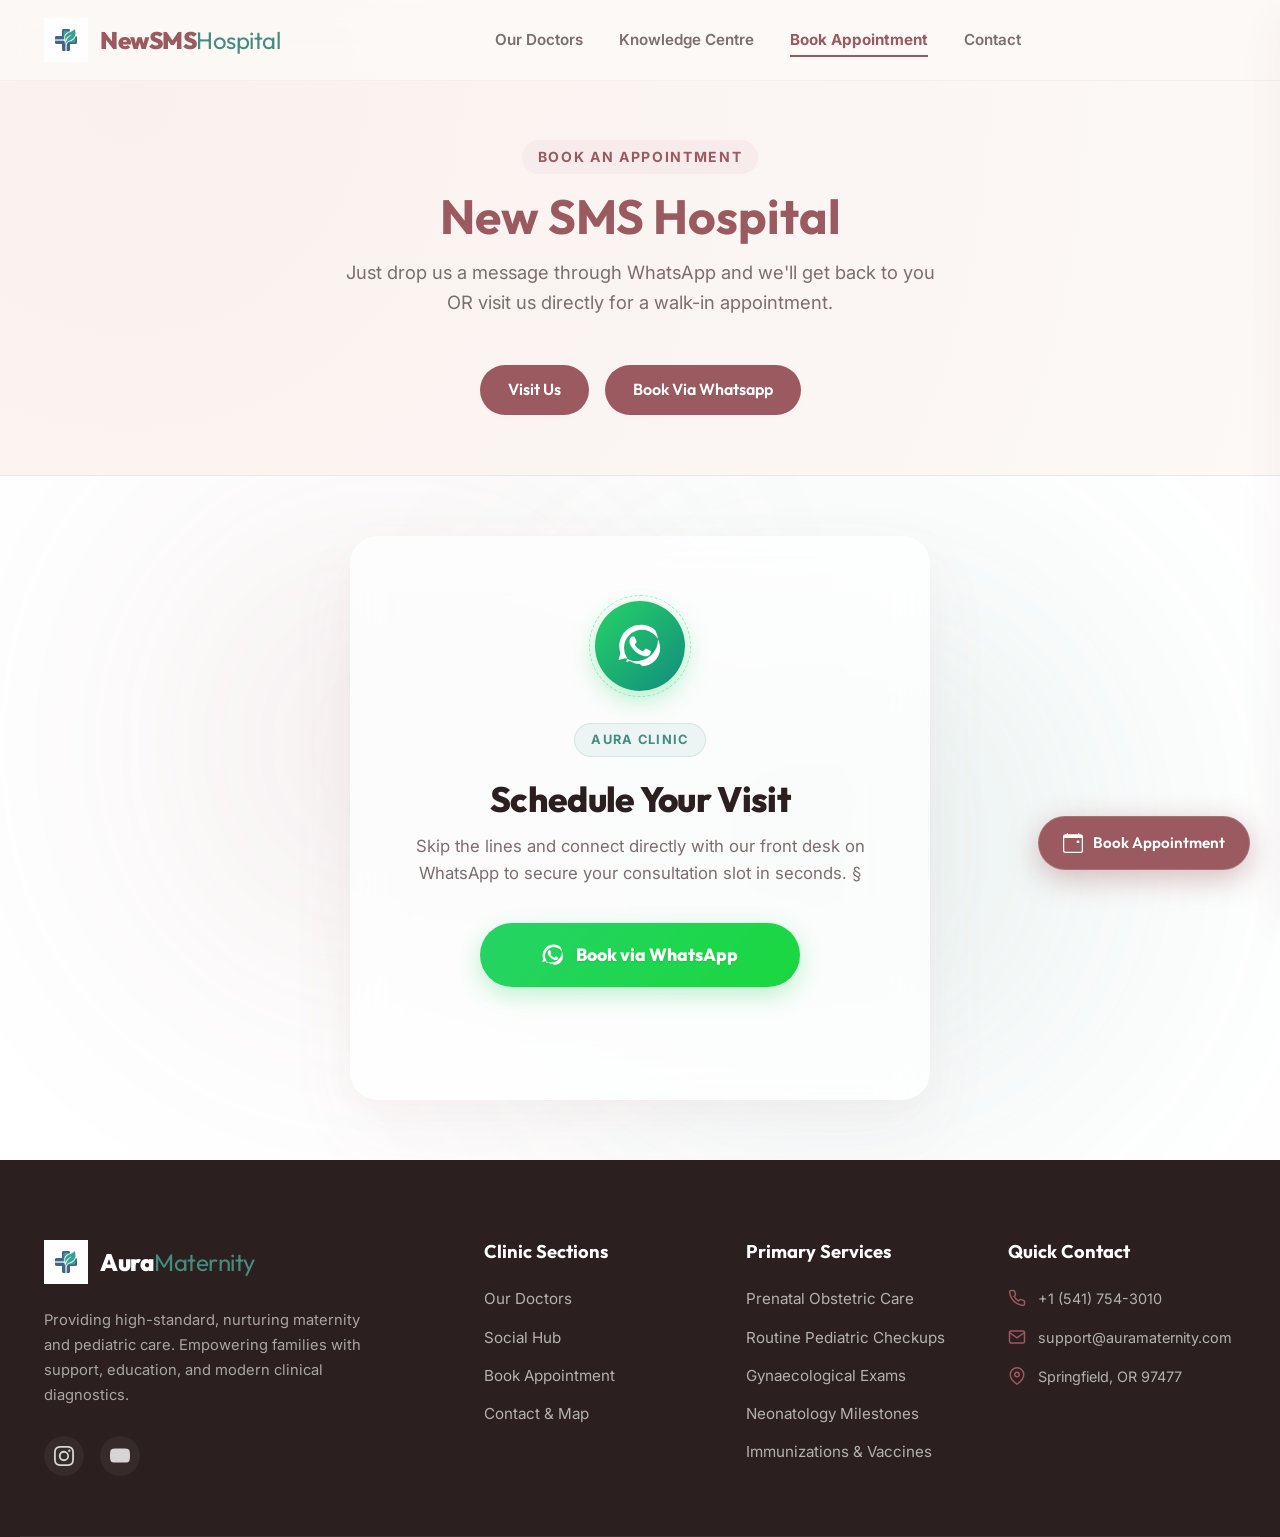
<file: index.html>
<!DOCTYPE html>
<html lang="en">

<head>
  <meta charset="UTF-8">
  <meta name="viewport" content="width=device-width, initial-scale=1.0">
  <title> New SMS Hospital | Compassionate Maternal & Child Care</title>
  <meta name="description"
    content="Welcome to New SMS Hospital. Offering dedicated obstetric, gynaecological, and pediatric services. Book your consultation today.">

  <!-- Preconnect to Google Fonts -->
  <link rel="preconnect" href="https://fonts.googleapis.com">
  <link rel="preconnect" href="https://fonts.gstatic.com" crossorigin>
  <link
    href="https://fonts.googleapis.com/css2?family=Inter:wght@300;400;500;600;700&family=Outfit:wght@300;400;500;600;700;800&display=swap"
    rel="stylesheet">

  <!-- Main Stylesheet -->
  <link rel="stylesheet" href="styles.css">
</head>

<body>

  <!-- SHARED HEADER -->
  <clinic-header></clinic-header>

  <!-- PAGE BANNER -->
  <section class="page-banner">
    <div class="container">
      <span class="sub-heading">Book an Appointment</span>
      <h1>New SMS Hospital</h1>
      <p>Just drop us a message through WhatsApp and we'll get back to you OR visit us directly for a walk-in
        appointment.</p>
      <div style="margin-top: 24px; display: flex; gap: 16px; justify-content: center; flex-wrap: wrap;">
        <div style="margin-top: 24px;">
          <a href="contact.html" class="btn-primary"
            style="display: inline-block; padding: 12px 28px; font-weight: 600;">Visit Us</a>
        </div>
        <div style="margin-top: 24px;">
          <a href="https://wa.me/+918824595243?text=Hello%21%20I%20would%20like%20to%20book%20an%20appointment%20at%20the%20clinic.%20Please%20let%20me%20know%20the%20available%20slots."
            class="btn-primary" style="display: inline-block; padding: 12px 28px; font-weight: 600;">Book Via
            Whatsapp</a>
        </div>
      </div>
  </section>

  <!-- MINIMALIST BOOKING HERO -->
  <section class="premium-booking-section" style="padding: 60px 20px; min-height: auto;">
    <!-- Subtle background decoration -->
    <div class="glow-blob glow-blob-1"></div>
    <div class="glow-blob glow-blob-2"></div>

    <div class="container text-center">
      <div class="premium-booking-card" style="max-width: 580px; padding: 64px 40px; margin: 0 auto;">

        <!-- Pulse WhatsApp Wrapper -->
        <div class="premium-icon-wrapper" style="margin: 0 auto 32px auto;">
          <svg xmlns="http://www.w3.org/2000/svg" fill="currentColor" class="bi bi-whatsapp" viewBox="0 0 16 16">
            <path
              d="M13.601 2.326A7.854 7.854 0 0 0 .79 10.394l.048.37-.63 2.33 2.385-.626.37.048a7.813 7.813 0 0 0 3.748.977h.001c4.32 0 7.831-3.51 7.831-7.83A7.83 7.83 0 0 0 13.6 2.326zM7.994 14.521a6.573 6.573 0 0 1-3.356-.92l-.24-.144-1.42.372.38-1.4-.158-.25a6.56 6.56 0 0 1-1.005-3.493c0-3.625 2.95-6.57 6.57-6.57a6.57 6.57 0 0 1 6.57 6.57c0 3.626-2.95 6.579-6.57 6.579zm3.557-4.877c-.19-.094-1.121-.553-1.295-.615-.173-.063-.3-.094-.427.094-.127.188-.49.613-.6.729-.11.117-.22.13-.41.035-.19-.094-.8-.296-1.523-.941-.563-.5-1.01-1.119-1.12-1.309-.11-.19-.013-.292.08-.387.085-.085.19-.22.285-.33.095-.11.127-.188.19-.312.063-.125.03-.235-.015-.33-.045-.094-.427-1.03-.586-1.416-.154-.373-.306-.322-.427-.328-.11-.006-.239-.006-.367-.006-.128 0-.335.048-.51.235-.175.188-.67.654-.67 1.595 0 .942.684 1.85.779 1.978.095.13 1.343 2.051 3.254 2.878.455.197.81.315 1.086.402.457.145.874.125 1.205.076.368-.055 1.121-.459 1.279-.902.158-.444.158-.825.11-.902-.045-.078-.174-.125-.364-.219z" />
          </svg>
        </div>

        <span class="premium-badge">Aura Clinic</span>
        <h2 class="premium-card-title" style="font-size: 2.2rem; margin-bottom: 12px;">Schedule Your Visit</h2>
        <p class="premium-card-desc" style="margin: 0 auto 36px auto; font-size: 1.05rem; max-width: 480px;">
          Skip the lines and connect directly with our front desk on WhatsApp to secure your consultation slot
          in seconds.
          § </p>

        <!-- Centered Single WhatsApp Button -->
        <div style="display: flex; justify-content: center; width: 100%; margin-bottom: 12px;">
          <a href="https://wa.me/+918824595243?text=Hello%21%20I%20would%20like%20to%20book%20an%20appointment%20at%20the%20clinic.%20Please%20let%20me%20know%20the%20available%20slots."
            class="btn-whatsapp-premium" style="max-width: 320px;" target="_blank" rel="noopener noreferrer">
            <svg xmlns="http://www.w3.org/2000/svg" viewBox="0 0 16 16">
              <path
                d="M13.601 2.326A7.854 7.854 0 0 0 .79 10.394l.048.37-.63 2.33 2.385-.626.37.048a7.813 7.813 0 0 0 3.748.977h.001c4.32 0 7.831-3.51 7.831-7.83A7.83 7.83 0 0 0 13.6 2.326zM7.994 14.521a6.573 6.573 0 0 1-3.356-.92l-.24-.144-1.42.372.38-1.4-.158-.25a6.56 6.56 0 0 1-1.005-3.493c0-3.625 2.95-6.57 6.57-6.57a6.57 6.57 0 0 1 6.57 6.57c0 3.626-2.95 6.579-6.57 6.579zm3.557-4.877c-.19-.094-1.121-.553-1.295-.615-.173-.063-.3-.094-.427.094-.127.188-.49.613-.6.729-.11.117-.22.13-.41.035-.19-.094-.8-.296-1.523-.941-.563-.5-1.01-1.119-1.12-1.309-.11-.19-.013-.292.08-.387.085-.085.19-.22.285-.33.095-.11.127-.188.19-.312.063-.125.03-.235-.015-.33-.045-.094-.427-1.03-.586-1.416-.154-.373-.306-.322-.427-.328-.11-.006-.239-.006-.367-.006-.128 0-.335.048-.51.235-.175.188-.67.654-.67 1.595 0 .942.684 1.85.779 1.978.095.13 1.343 2.051 3.254 2.878.455.197.81.315 1.086.402.457.145.874.125 1.205.076.368-.055 1.121-.459 1.279-.902.158-.444.158-.825.11-.902-.045-.078-.174-.125-.364-.219z" />
            </svg>
            <span>Book via WhatsApp</span>
          </a>
        </div>
      </div>
    </div>
  </section>
  <clinic-footer></clinic-footer>

  <script src="header.js" defer></script>
  <script src="footer.js" defer></script>
  <script src="app.js"></script>
</body>

</html>
</file>
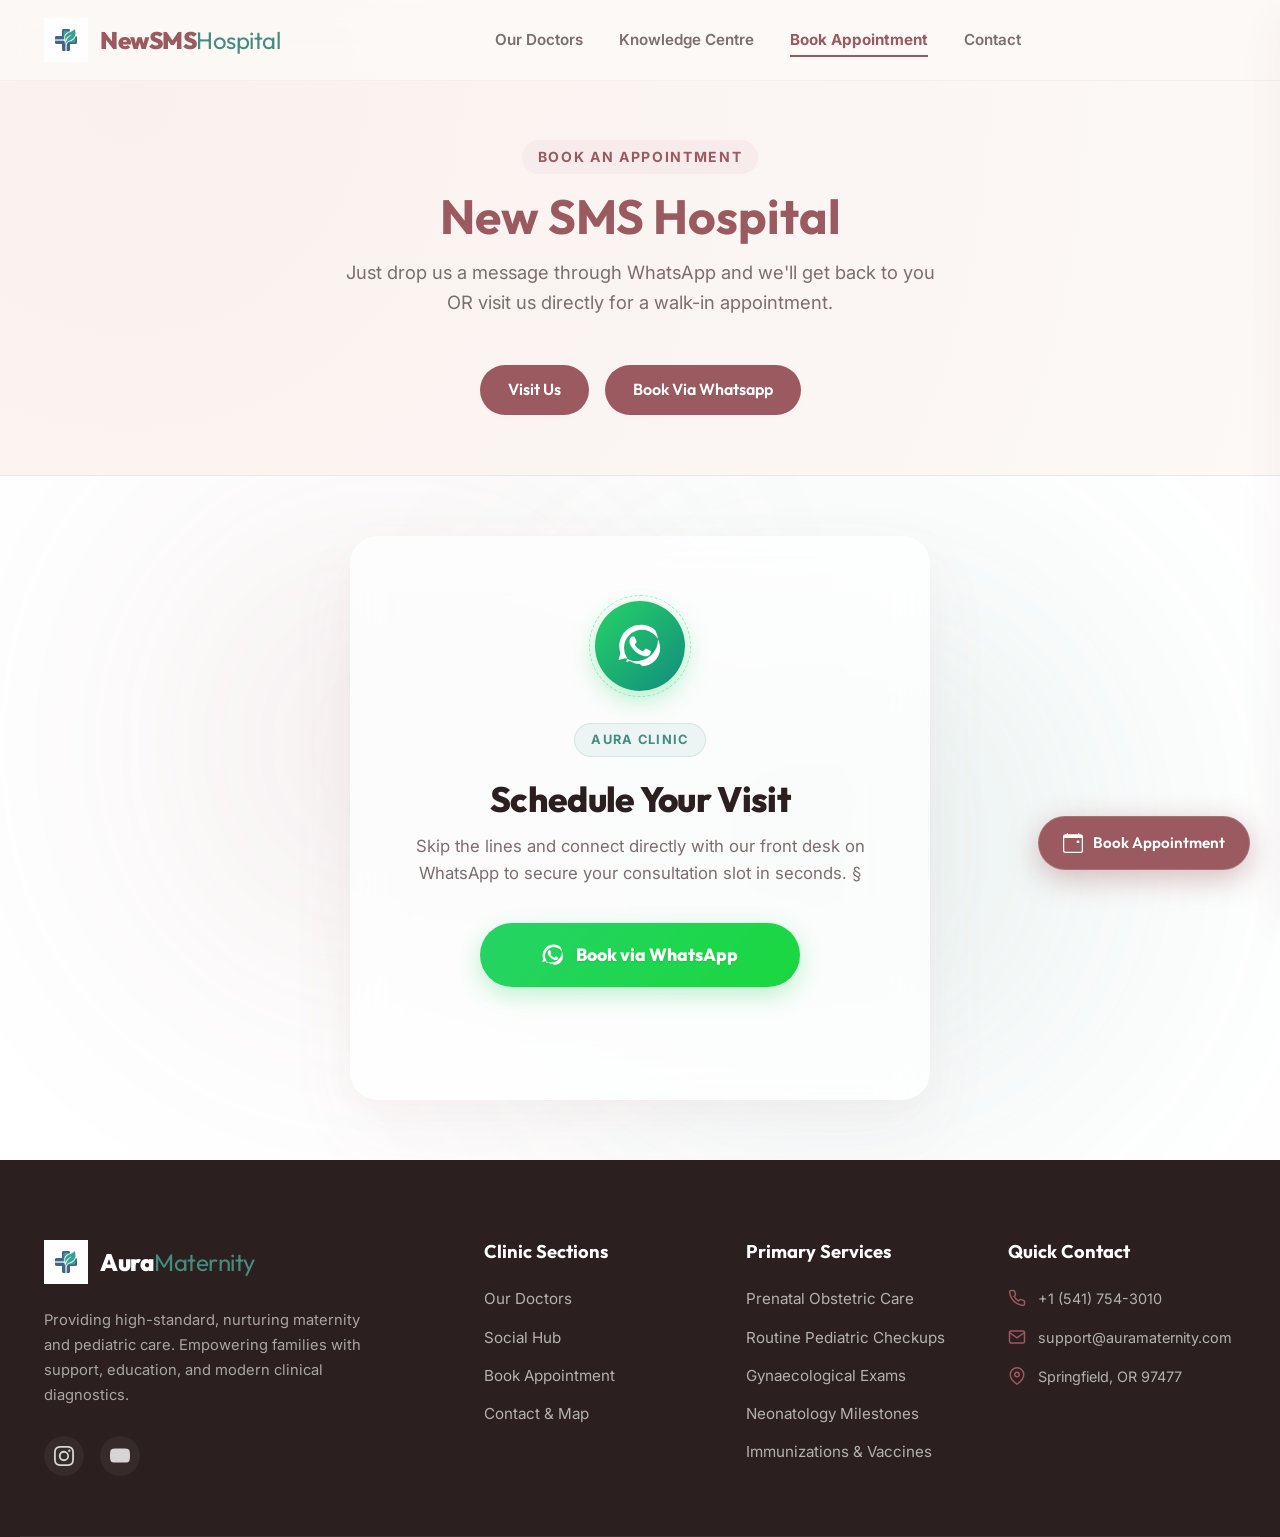
<file: booking.html>
<!DOCTYPE html>
<html lang="en">
<head>
  <meta charset="UTF-8">
  <meta http-equiv="refresh" content="0; url=index.html">
  <title>Redirecting...</title>
  <script>
    window.location.href = "index.html";
  </script>
</head>
<body>
  <p>If you are not redirected automatically, follow this <a href="index.html">link to the booking page</a>.</p>
</body>
</html>
</file>
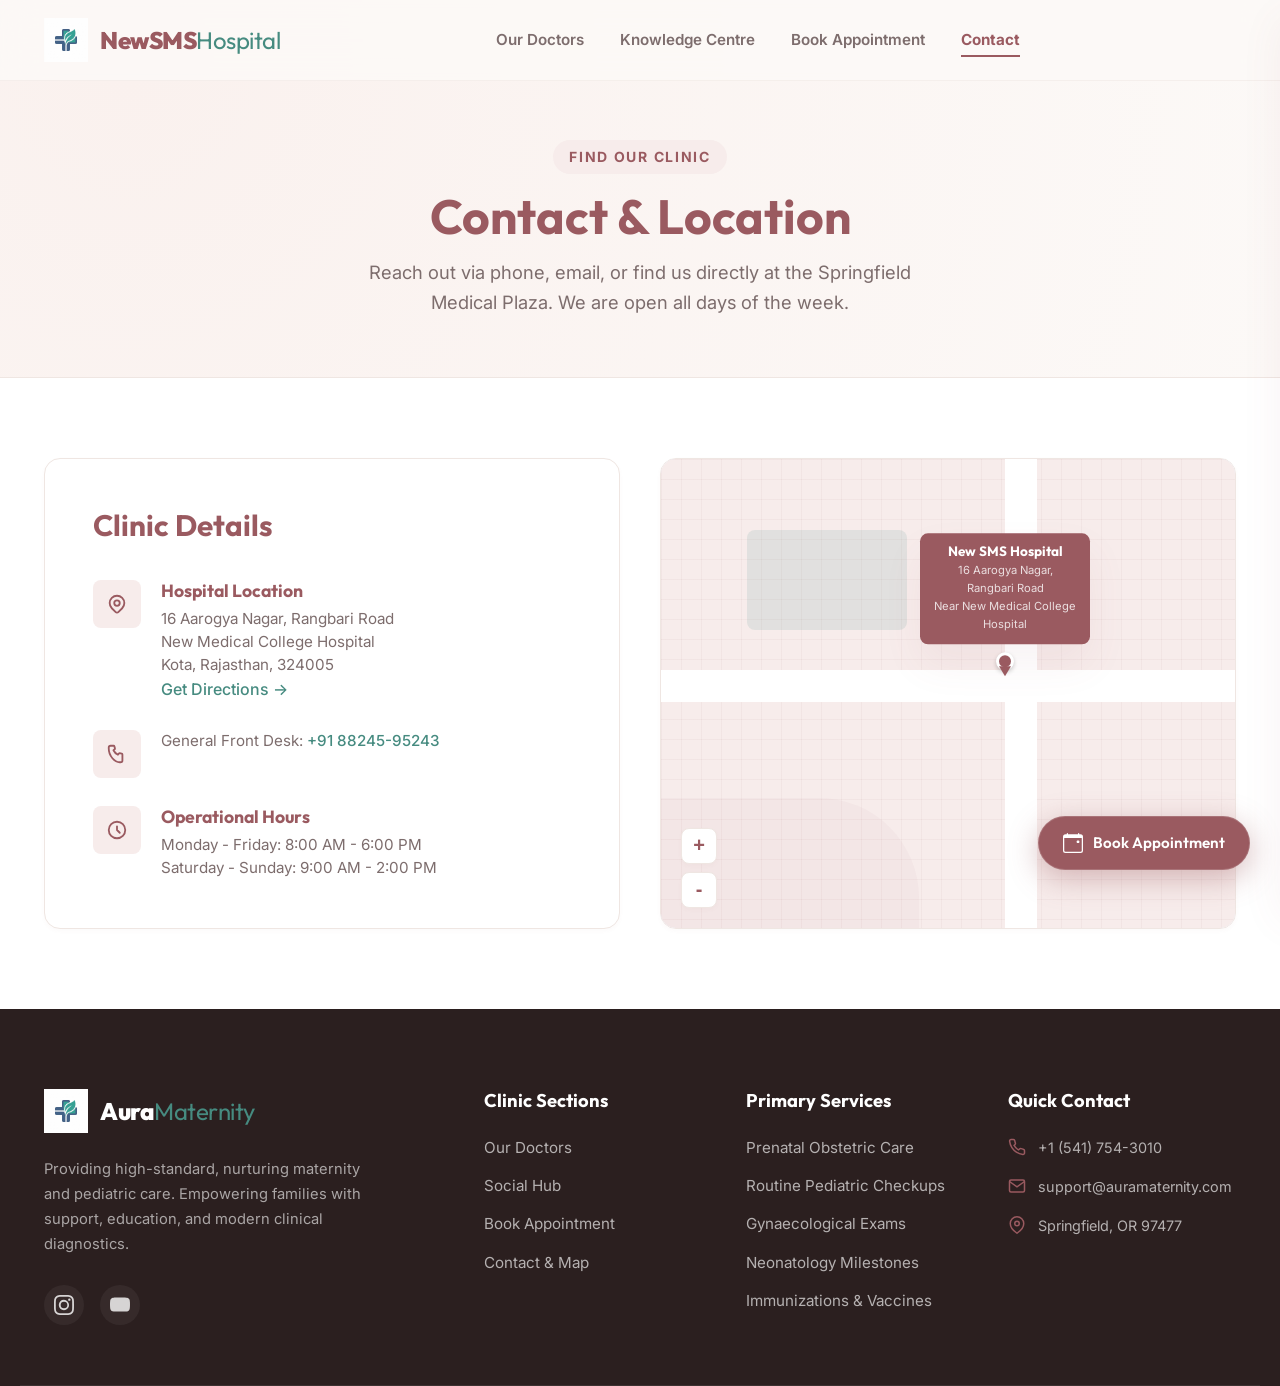
<file: contact.html>
<!DOCTYPE html>
<html lang="en">

<head>
  <meta charset="UTF-8">
  <meta name="viewport" content="width=device-width, initial-scale=1.0">
  <title>Contact Us | Aura Maternity & Pediatrics Clinic</title>
  <link rel="preconnect" href="https://fonts.googleapis.com">
  <link rel="preconnect" href="https://fonts.gstatic.com" crossorigin>
  <link
    href="https://fonts.googleapis.com/css2?family=Inter:wght@300;400;500;600;700&family=Outfit:wght@300;400;500;600;700;800&display=swap"
    rel="stylesheet">
  <link rel="stylesheet" href="styles.css">
</head>

<body>

  <!-- SHARED HEADER -->
  <clinic-header></clinic-header>


  <!-- PAGE BANNER -->
  <section class="page-banner">
    <div class="container">
      <span class="sub-heading">Find Our Clinic</span>
      <h1>Contact & Location</h1>
      <p>Reach out via phone, email, or find us directly at the Springfield Medical Plaza. We are open all days of the
        week.
      </p>
    </div>
  </section>

  <!-- CONTACT & MAP GRID -->
  <section class="contact-section section-padding bg-light" id="contact">
    <div class="container">
      <div class="contact-grid">

        <!-- Address & Details Card -->
        <div class="contact-info-card">
          <h3 class="info-title">Clinic Details</h3>

          <div class="info-item">
            <div class="info-icon">
              <!-- Location Marker Icon -->
              <svg xmlns="http://www.w3.org/2000/svg" fill="none" viewBox="0 0 24 24" stroke="currentColor"
                stroke-width="2" class="contact-svg">
                <path stroke-linecap="round" stroke-linejoin="round"
                  d="M17.657 16.657L13.414 20.9a1.998 1.998 0 01-2.827 0l-4.244-4.243a8 8 0 1111.314 0z" />
                <path stroke-linecap="round" stroke-linejoin="round" d="M15 11a3 3 0 11-6 0 3 3 0 016 0z" />
              </svg>
            </div>
            <div class="info-details">
              <h4>Hospital Location</h4>
              <p>16 Aarogya Nagar, Rangbari Road<br>New Medical College Hospital<br>Kota, Rajasthan, 324005</p>
              <a href="https://maps.app.goo.gl/zCLKR74mzpjq8PcJA?g_st=ic" target="_blank" rel="noopener noreferrer">Get
                Directions &rarr;</a>
            </div>
          </div>

          <div class="info-item">
            <div class="info-icon">
              <!-- Phone Icon -->
              <svg xmlns="http://www.w3.org/2000/svg" fill="none" viewBox="0 0 24 24" stroke="currentColor"
                stroke-width="2" class="contact-svg">
                <path stroke-linecap="round" stroke-linejoin="round"
                  d="M3 5a2 2 0 012-2h3.28a1 1 0 01.94.725l.548 2.2a1 1 0 01-.321.988l-1.305.98a10.582 10.582 0 004.872 4.872l.98-1.305a1 1 0 01.988-.321l2.2.548a1 1 0 01.725.94V19a2 2 0 01-2 2h-1C9.716 21 3 14.284 3 6V5z" />
              </svg>
            </div>
            <div class="info-details">
              <p>General Front Desk: <a href="tel:+918824595243">+91 88245-95243</a></p>
            </div>
          </div>

          <div class="info-item">
            <div class="info-icon">
              <!-- Clock Icon -->
              <svg xmlns="http://www.w3.org/2000/svg" fill="none" viewBox="0 0 24 24" stroke="currentColor"
                stroke-width="2" class="contact-svg">
                <path stroke-linecap="round" stroke-linejoin="round" d="M12 8v4l3 3m6-3a9 9 0 11-18 0 9 9 0 0118 0z" />
              </svg>
            </div>
            <div class="info-details">
              <h4>Operational Hours</h4>
              <p>Monday - Friday: 8:00 AM - 6:00 PM<br>Saturday - Sunday: 9:00 AM - 2:00 PM</p>
            </div>
          </div>
        </div>

        <!-- Styled Map & Deferred Iframe Load -->
        <div class="map-container-wrapper">
          <div class="map-placeholder-box" id="map-box">
            <div class="map-graphic-mock">
              <div class="map-grid-pattern"></div>
              <div class="map-park"></div>
              <div class="map-river"></div>
              <div class="map-road-1"></div>
              <div class="map-road-2"></div>

              <!-- Pulsing Bounce Marker pin -->
              <div class="map-marker-pin animate-bounce">
                <div class="pin-card">
                  <h5>New SMS Hospital</h5>
                  <p>16 Aarogya Nagar, Rangbari Road<br>Near New Medical College Hospital</p>
                </div>
                <div class="pin-dot"></div>
              </div>
            </div>

            <!-- Controls overlay -->
            <div class="map-overlay-controls">
              <button class="map-ctrl-btn" id="map-zoom-in">+</button>
              <button class="map-ctrl-btn" id="map-zoom-out">-</button>
            </div>

          </div>

          <!-- Hidden Target Iframe -->
          <iframe src="about:blank" class="live-map-iframe hidden" id="live-google-map" allowfullscreen=""
            loading="lazy" title="Google Maps Location">
          </iframe>
        </div>

      </div>
    </div>
  </section>

  <!-- FOOTER -->
  <clinic-footer></clinic-footer>

  <script src="header.js" defer></script>
  <script src="footer.js" defer></script>
  <script src="app.js"></script>
</body>

</html>
</file>
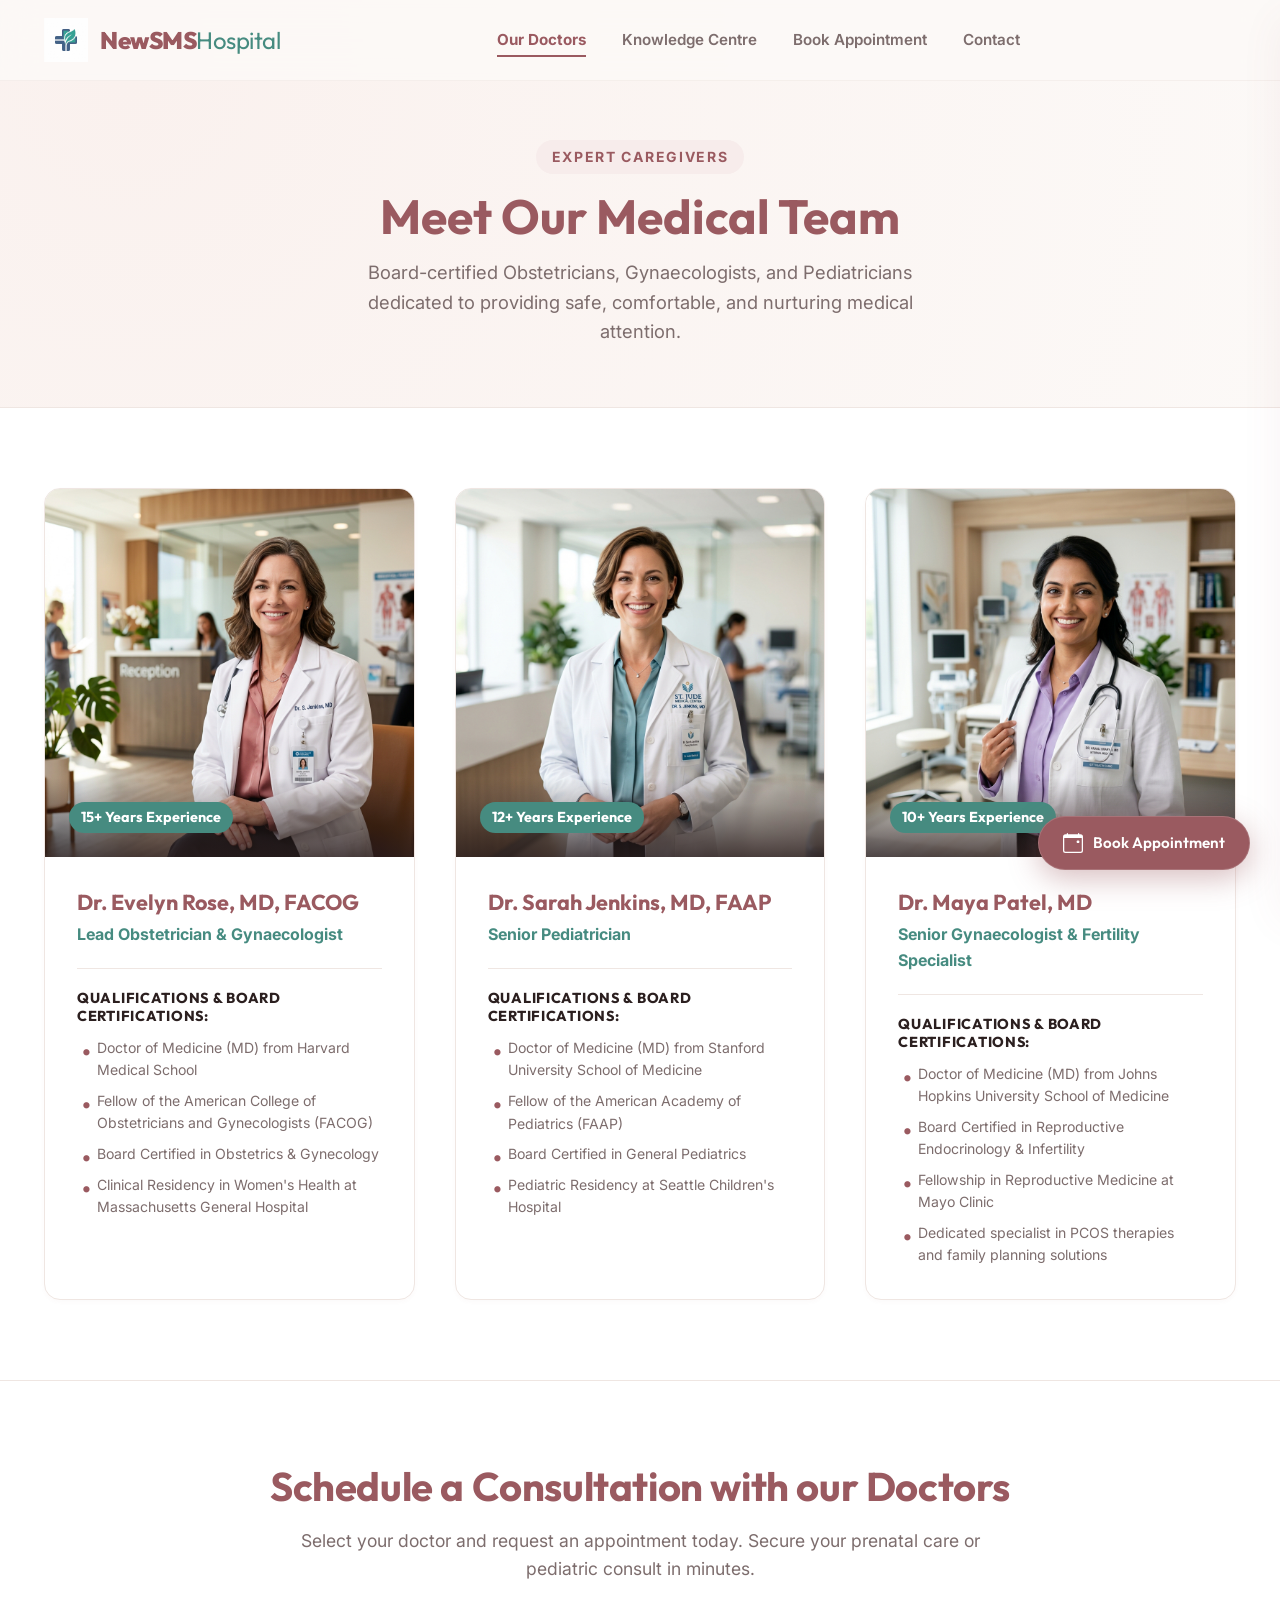
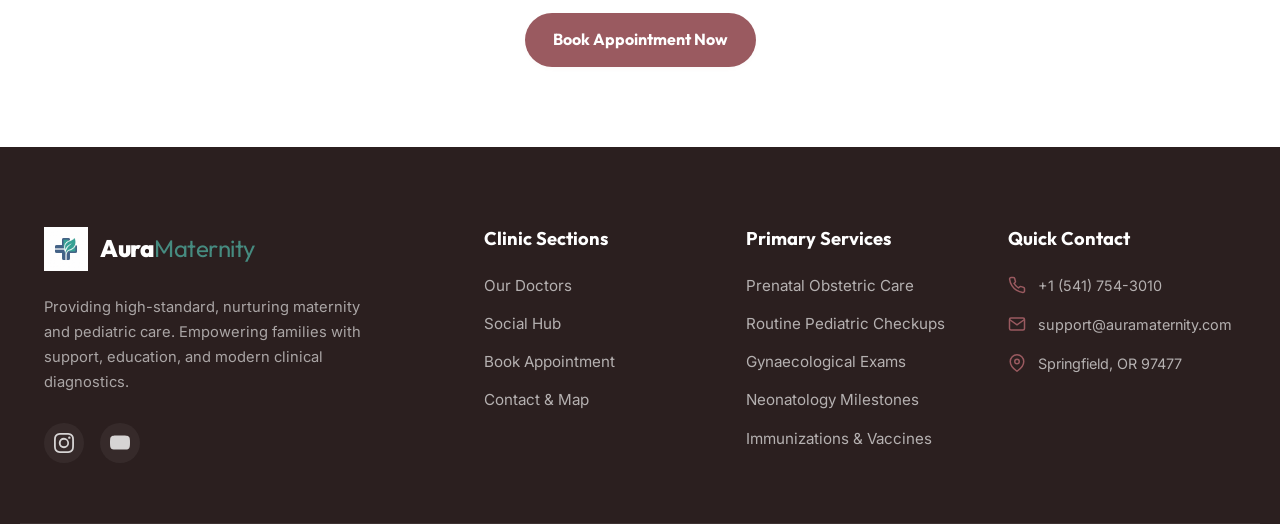
<file: doctors.html>
<!DOCTYPE html>
<html lang="en">

<head>
  <meta charset="UTF-8">
  <meta name="viewport" content="width=device-width, initial-scale=1.0">
  <title>Our Doctors | Aura Maternity & Pediatrics Clinic</title>
  <link rel="preconnect" href="https://fonts.googleapis.com">
  <link rel="preconnect" href="https://fonts.gstatic.com" crossorigin>
  <link
    href="https://fonts.googleapis.com/css2?family=Inter:wght@300;400;500;600;700&family=Outfit:wght@300;400;500;600;700;800&display=swap"
    rel="stylesheet">
  <link rel="stylesheet" href="styles.css">
</head>

<body>

  <!-- SHARED HEADER -->
  <clinic-header></clinic-header>


  <!-- PAGE BANNER -->
  <section class="page-banner">
    <div class="container">
      <span class="sub-heading">Expert Caregivers</span>
      <h1>Meet Our Medical Team</h1>
      <p>Board-certified Obstetricians, Gynaecologists, and Pediatricians dedicated to providing safe, comfortable, and
        nurturing medical attention.</p>
    </div>
  </section>

  <!-- DOCTORS GRID SECTION -->
  <section class="doctors-section section-padding bg-light">
    <div class="container">
      <div class="doctors-grid">

        <!-- Doctor Card 1 -->
        <article class="doctor-card">
          <div class="doctor-img-wrapper">
            <img src="assets/doc1.png" alt="Dr. Evelyn Rose" class="doctor-img">
            <div class="doctor-social-overlay">
              <span class="doctor-exp">15+ Years Experience</span>
            </div>
          </div>
          <div class="doctor-info">
            <h3 class="doctor-name">Dr. Evelyn Rose, MD, FACOG</h3>
            <p class="doctor-title">Lead Obstetrician & Gynaecologist</p>
            <hr class="doctor-divider">
            <h4 class="qualifications-header">Qualifications & Board Certifications:</h4>
            <ul class="qualifications-list">
              <li>Doctor of Medicine (MD) from Harvard Medical School</li>
              <li>Fellow of the American College of Obstetricians and Gynecologists (FACOG)</li>
              <li>Board Certified in Obstetrics & Gynecology</li>
              <li>Clinical Residency in Women's Health at Massachusetts General Hospital</li>
            </ul>
          </div>
        </article>

        <!-- Doctor Card 2 -->
        <article class="doctor-card">
          <div class="doctor-img-wrapper">
            <img src="assets/doc2.png" alt="Dr. Sarah Jenkins" class="doctor-img">
            <div class="doctor-social-overlay">
              <span class="doctor-exp">12+ Years Experience</span>
            </div>
          </div>
          <div class="doctor-info">
            <h3 class="doctor-name">Dr. Sarah Jenkins, MD, FAAP</h3>
            <p class="doctor-title">Senior Pediatrician</p>
            <hr class="doctor-divider">
            <h4 class="qualifications-header">Qualifications & Board Certifications:</h4>
            <ul class="qualifications-list">
              <li>Doctor of Medicine (MD) from Stanford University School of Medicine</li>
              <li>Fellow of the American Academy of Pediatrics (FAAP)</li>
              <li>Board Certified in General Pediatrics</li>
              <li>Pediatric Residency at Seattle Children's Hospital</li>
            </ul>
          </div>
        </article>

        <!-- Doctor Card 3 -->
        <article class="doctor-card">
          <div class="doctor-img-wrapper">
            <img src="assets/doc3.png" alt="Dr. Maya Patel" class="doctor-img">
            <div class="doctor-social-overlay">
              <span class="doctor-exp">10+ Years Experience</span>
            </div>
          </div>
          <div class="doctor-info">
            <h3 class="doctor-name">Dr. Maya Patel, MD</h3>
            <p class="doctor-title">Senior Gynaecologist & Fertility Specialist</p>
            <hr class="doctor-divider">
            <h4 class="qualifications-header">Qualifications & Board Certifications:</h4>
            <ul class="qualifications-list">
              <li>Doctor of Medicine (MD) from Johns Hopkins University School of Medicine</li>
              <li>Board Certified in Reproductive Endocrinology & Infertility</li>
              <li>Fellowship in Reproductive Medicine at Mayo Clinic</li>
              <li>Dedicated specialist in PCOS therapies and family planning solutions</li>
            </ul>
          </div>
        </article>

      </div>
    </div>
  </section>

  <!-- APPOINTMENT DRIVE CALLOUT (BOOK APPOINTMENT ALWAYS VISIBLE CTA) -->
  <section class="booking-section section-padding bg-light" style="border-top: 1px solid var(--border-color);">
    <div class="container text-center" style="max-width: 800px;">
      <h2 class="section-title">Schedule a Consultation with our Doctors</h2>
      <p class="section-desc" style="margin-bottom: 30px;">Select your doctor and request an appointment today. Secure
        your prenatal care or pediatric consult in minutes.</p>
      <a href="index.html" class="btn-primary">Book Appointment Now</a>
    </div>
  </section>

  <!-- FOOTER -->
  <clinic-footer></clinic-footer>

  <script src="header.js" defer></script>
  <script src="footer.js" defer></script>
  <script src="app.js"></script>
</body>

</html>
</file>
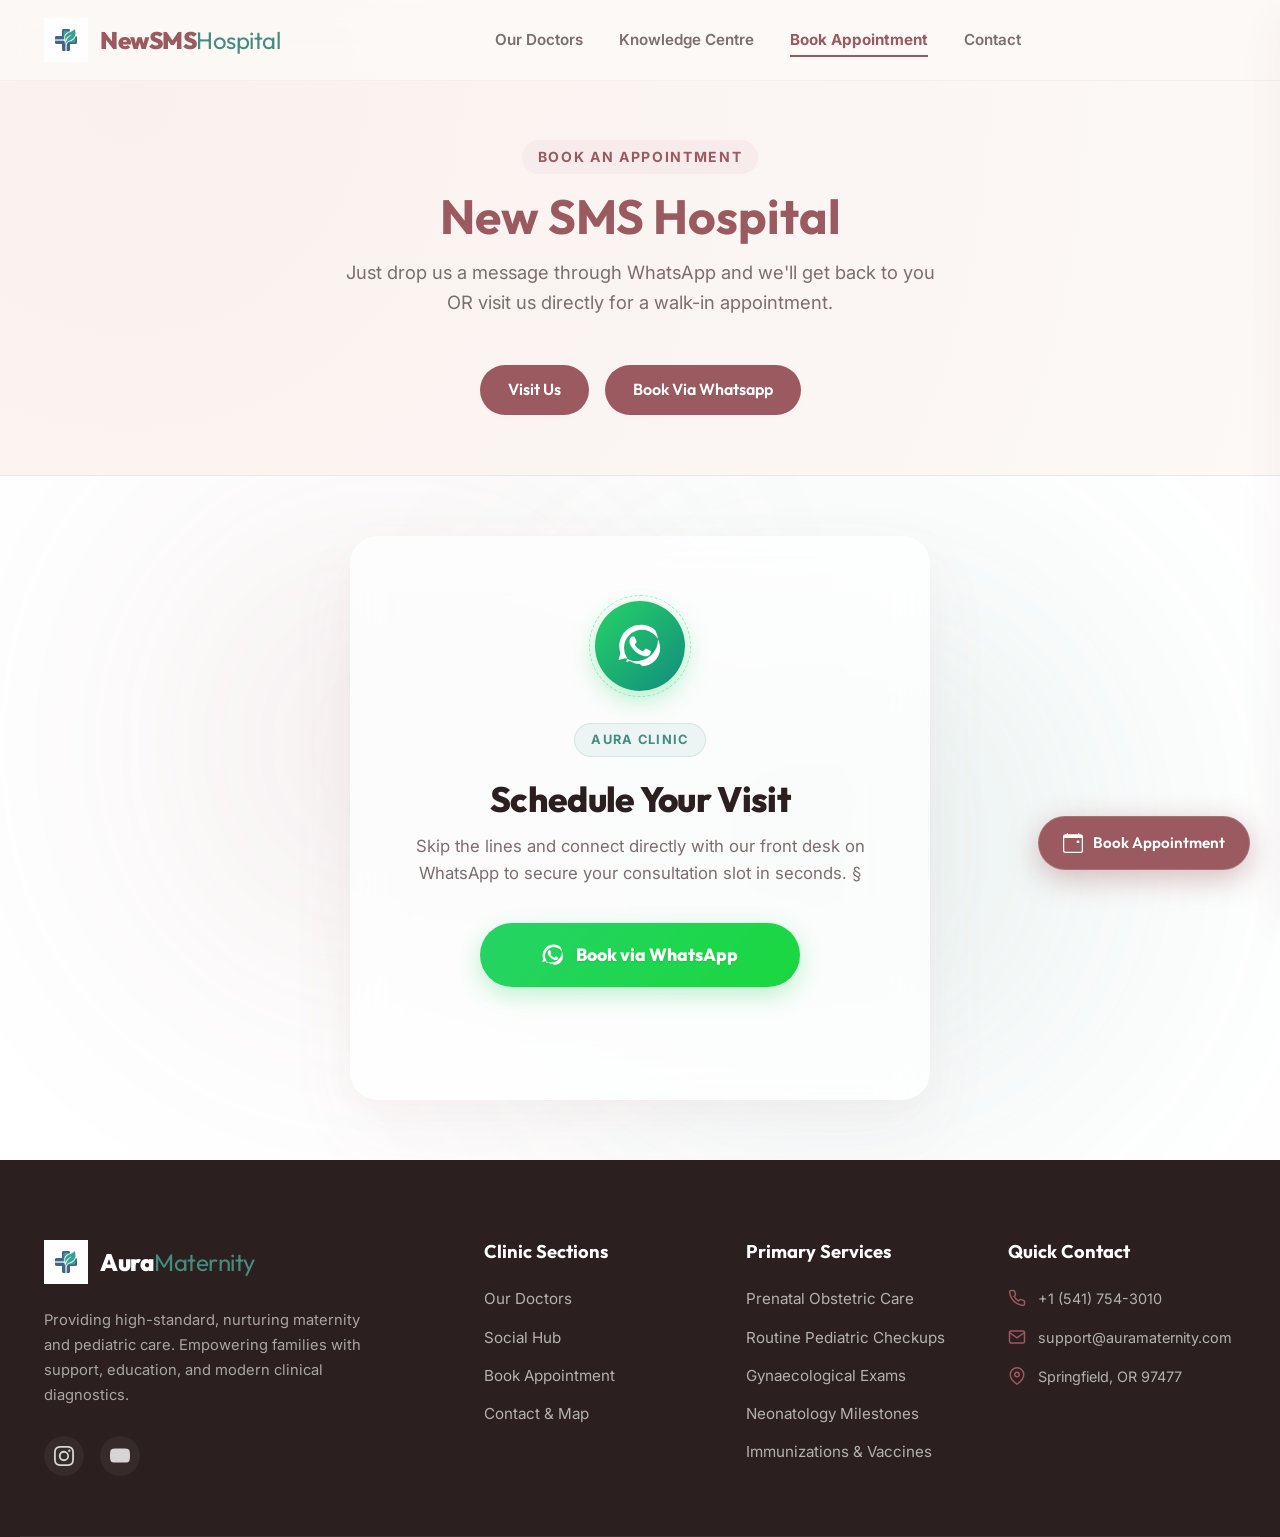
<file: services.html>
<!DOCTYPE html>
<html lang="en">
<head>
  <meta charset="UTF-8">
  <meta http-equiv="refresh" content="0; url=index.html">
  <title>Redirecting...</title>
  <script>
    window.location.href = "index.html";
  </script>
</head>
<body>
  <p>If you are not redirected automatically, follow this <a href="index.html">link to the home page</a>.</p>
</body>
</html>
</file>
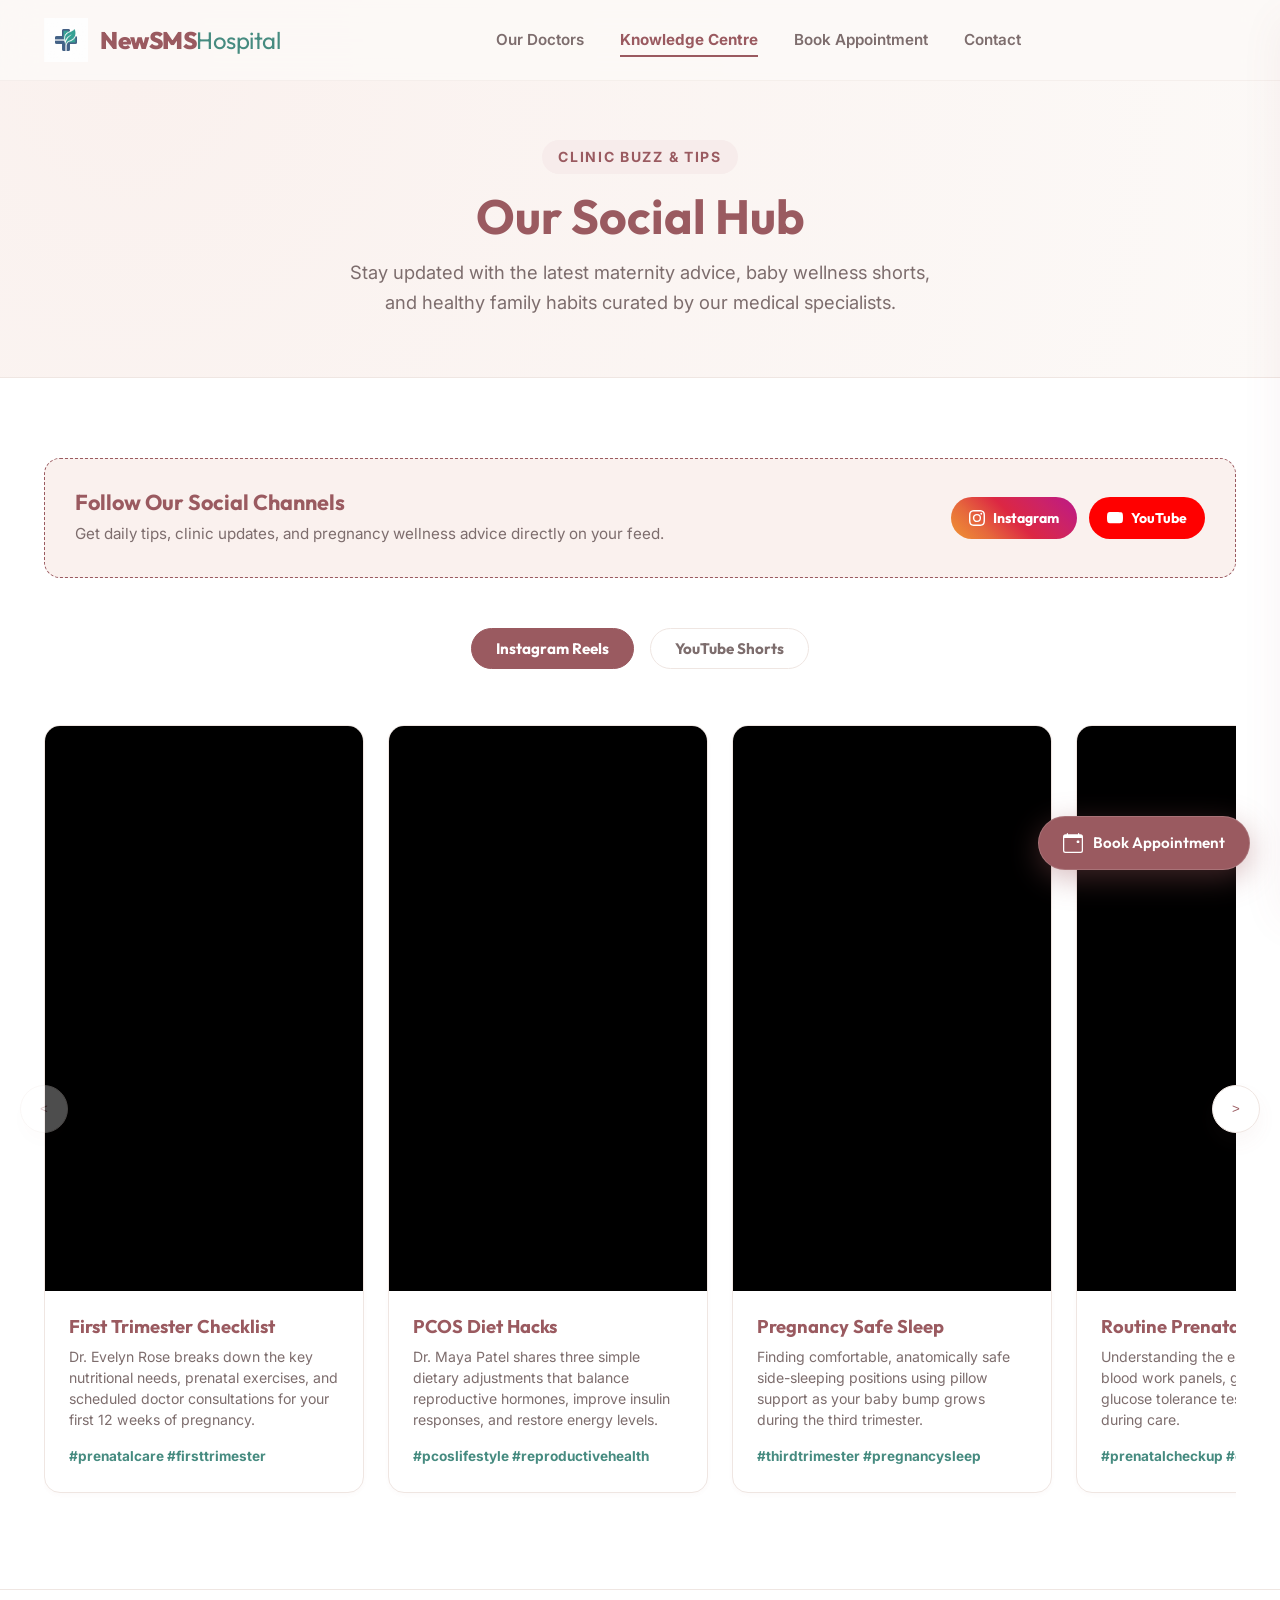
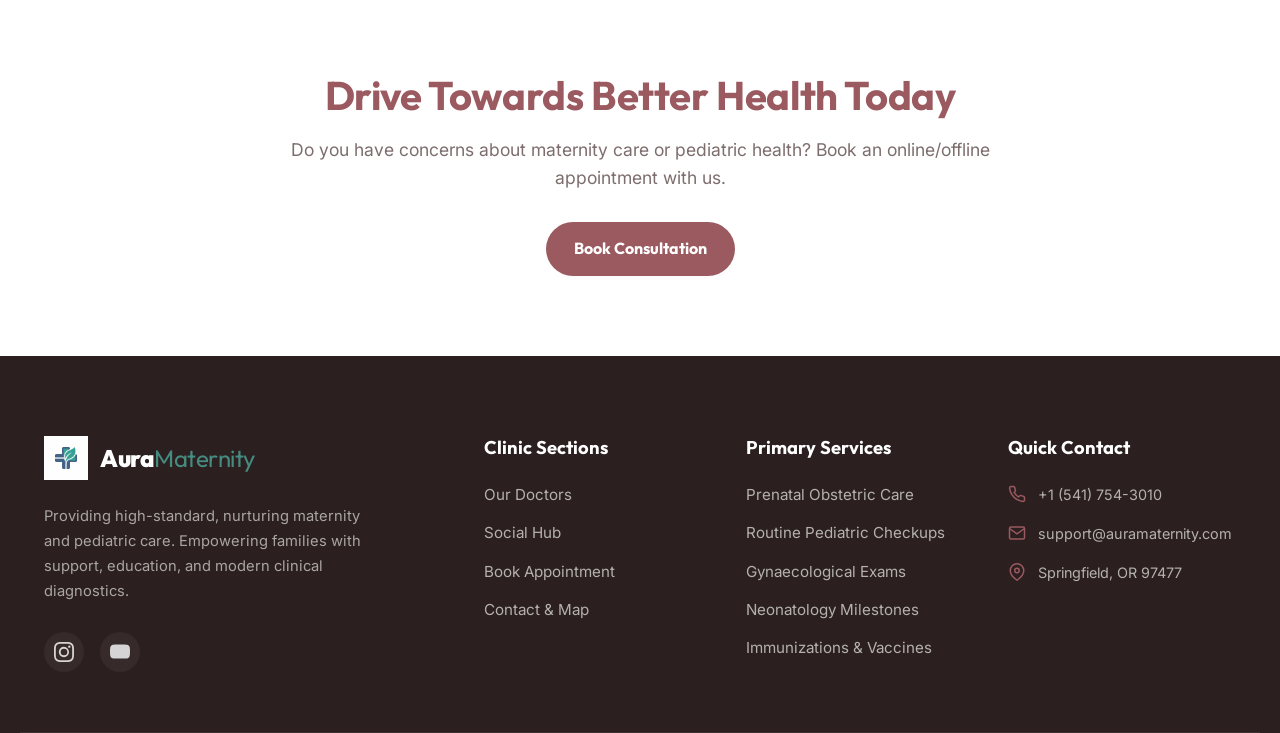
<file: social-hub.html>
<!DOCTYPE html>
<html lang="en">

<head>
  <meta charset="UTF-8">
  <meta name="viewport" content="width=device-width, initial-scale=1.0">
  <title>Social Hub | Aura Maternity & Pediatrics Clinic</title>
  <link rel="preconnect" href="https://fonts.googleapis.com">
  <link rel="preconnect" href="https://fonts.gstatic.com" crossorigin>
  <link
    href="https://fonts.googleapis.com/css2?family=Inter:wght@300;400;500;600;700&family=Outfit:wght@300;400;500;600;700;800&display=swap"
    rel="stylesheet">
  <link rel="stylesheet" href="styles.css">
</head>

<body>

  <!-- SHARED HEADER -->
  <clinic-header></clinic-header>


  <!-- PAGE BANNER -->
  <section class="page-banner">
    <div class="container">
      <span class="sub-heading">Clinic Buzz & Tips</span>
      <h1>Our Social Hub</h1>
      <p>Stay updated with the latest maternity advice, baby wellness shorts, and healthy family habits curated by our
        medical specialists.</p>
    </div>
  </section>

  <!-- GALLERY SECTION -->
  <section class="education-section section-padding bg-light" id="education">
    <div class="container">

      <!-- Social Media Connect Header -->
      <div class="social-hub-intro">
        <div class="intro-content">
          <h3>Follow Our Social Channels</h3>
          <p>Get daily tips, clinic updates, and pregnancy wellness advice directly on your feed.</p>
        </div>
        <div class="social-btns">
          <a href="https://instagram.com/thegynaeduo" class="social-btn btn-ig" target="_blank"
            rel="noopener noreferrer">
            <svg xmlns="http://www.w3.org/2000/svg" width="16" height="16" fill="currentColor" viewBox="0 0 16 16">
              <path
                d="M8 0C5.829 0 5.556.01 4.703.048 3.85.088 3.269.222 2.76.42a3.917 3.917 0 0 0-1.417.923A3.927 3.927 0 0 0 .42 2.76C.222 3.268.087 3.85.048 4.7.01 5.555 0 5.827 0 8.001c0 2.172.01 2.444.048 3.297.04.852.174 1.433.372 1.942.205.526.478.972.923 1.417.444.445.89.719 1.416.923.51.198 1.09.333 1.942.372C5.555 15.99 5.827 16 8 16s2.444-.01 3.298-.048c.851-.04 1.434-.174 1.943-.372a3.916 3.916 0 0 0 1.416-.923c.445-.445.718-.891.923-1.417.197-.509.332-1.09.372-1.942C15.99 10.445 16 10.173 16 8s-.01-2.444-.048-3.298c-.04-.851-.175-1.433-.372-1.941a3.926 3.926 0 0 0-.923-1.417A3.911 3.911 0 0 0 13.24.42c-.51-.198-1.092-.333-1.943-.372C10.443.01 10.172 0 7.998 0h.003zm-.717 1.442h.718c2.136 0 2.389.007 3.232.046.78.035 1.204.166 1.486.275.373.145.64.319.92.599.28.28.453.546.598.92.11.281.24.705.275 1.485.039.843.047 1.096.047 3.231s-.008 2.389-.047 3.232c-.035.78-.166 1.203-.275 1.485a2.47 2.47 0 0 1-.599.919c-.28.28-.546.453-.92.598-.28.11-.704.24-1.485.276-.843.038-1.096.047-3.232.047s-2.39-.009-3.233-.047c-.78-.036-1.203-.166-1.485-.276a2.478 2.478 0 0 1-.92-.598 2.48 2.48 0 0 1-.6-.92c-.109-.281-.24-.705-.275-1.485-.038-.843-.046-1.096-.046-3.233 0-2.136.008-2.388.046-3.231.036-.78.166-1.204.276-1.486.145-.373.319-.64.599-.92.28-.28.546-.453.92-.598.282-.11.705-.24 1.485-.276.738-.034 1.024-.044 2.515-.045v.002zm4.988 1.328a.96.96 0 1 0 0 1.92.96.96 0 0 0 0-1.92zm-4.27 1.122a4.109 4.109 0 1 0 0 8.217 4.109 4.109 0 0 0 0-8.217zm0 1.441a2.667 2.667 0 1 1 0 5.334 2.667 2.667 0 0 1 0-5.334z" />
            </svg>
            Instagram
          </a>
          <a href="https://youtube.com/@thegynaeduo?si=UsOUFa8pbTQX4orm" class="social-btn btn-yt" target="_blank"
            rel="noopener noreferrer">
            <svg xmlns="http://www.w3.org/2000/svg" width="16" height="16" fill="currentColor" viewBox="0 0 16 16">
              <path
                d="M8.051 1.999h.089c.822.003 4.987.033 6.11.335a2.01 2.01 0 0 1 1.415 1.42c.101.38.172.883.22 1.402l.01.104.022.26.008.104c.065.914.073 1.77.074 1.957v.075c-.001.194-.01 1.055-.075 1.97l-.008.104-.022.26-.01.104c-.048.52-.119 1.023-.22 1.402a2.007 2.007 0 0 1-1.415 1.42c-1.16.312-5.569.334-6.18.335h-.142c-.309 0-1.587-.006-2.927-.052l-.17-.006-.087-.004-.171-.007-.171-.007c-1.11-.049-2.167-.128-2.654-.26a2.007 2.007 0 0 1-1.415-1.419c-.111-.417-.185-.986-.235-1.558L.09 9.82l-.008-.104A31.4 31.4 0 0 1 0 7.68v-.123c.002-.215.01-.958.064-1.778l.007-.103.003-.052.008-.104.022-.26.01-.104c.048-.519.119-1.023.22-1.402a2.007 2.007 0 0 1 1.415-1.42c.487-.13 1.544-.21 2.654-.26l.17-.007.172-.006.086-.003.171-.007A30.94 30.94 0 0 1 8.051 2z" />
            </svg>
            YouTube
          </a>
        </div>
      </div>

      <!-- Category Tabs -->
      <div class="social-tabs" style="display: flex; justify-content: center; gap: 16px; margin-bottom: 40px;">
        <button class="tab-btn active" data-target="instagram-carousel-section">Instagram Reels</button>
        <button class="tab-btn" data-target="youtube-carousel-section">YouTube Shorts</button>
      </div>

      <!-- Instagram Section -->
      <div id="instagram-carousel-section" class="social-content-section active">
        <div class="carousel-wrapper">
          <button class="carousel-arrow prev-btn" id="ig-prev-btn" aria-label="Previous">&lt;</button>
          <div class="carousel-container" id="ig-carousel-container">

            <!-- Instagram Reel 1 -->
            <div class="carousel-slide video-card-container">
              <div class="reel-aspect-ratio-box">
                <iframe src="https://www.instagram.com/reel/C8P4n3Nxp6A/embed/" class="social-embed-iframe"
                  scrolling="no" allowtransparency="true"></iframe>
              </div>
              <div class="video-info">
                <h3 class="video-title">First Trimester Checklist</h3>
                <p class="video-caption">Dr. Evelyn Rose breaks down the key nutritional needs, prenatal exercises, and
                  scheduled doctor consultations for your first 12 weeks of pregnancy.</p>
                <span class="video-tag">#prenatalcare #firsttrimester</span>
              </div>
            </div>

            <!-- Instagram Reel 2 -->
            <div class="carousel-slide video-card-container">
              <div class="reel-aspect-ratio-box">
                <iframe src="https://www.instagram.com/reel/C5y2y2Sxp8C/embed/" class="social-embed-iframe"
                  scrolling="no" allowtransparency="true"></iframe>
              </div>
              <div class="video-info">
                <h3 class="video-title">PCOS Diet Hacks</h3>
                <p class="video-caption">Dr. Maya Patel shares three simple dietary adjustments that balance
                  reproductive hormones, improve insulin responses, and restore energy levels.</p>
                <span class="video-tag">#pcoslifestyle #reproductivehealth</span>
              </div>
            </div>

            <!-- Instagram Reel 3 -->
            <div class="carousel-slide video-card-container">
              <div class="reel-aspect-ratio-box">
                <iframe src="https://www.instagram.com/reel/C1w0w0Sxo0E/embed/" class="social-embed-iframe"
                  scrolling="no" allowtransparency="true"></iframe>
              </div>
              <div class="video-info">
                <h3 class="video-title">Pregnancy Safe Sleep</h3>
                <p class="video-caption">Finding comfortable, anatomically safe side-sleeping positions using pillow
                  support as your baby bump grows during the third trimester.</p>
                <span class="video-tag">#thirdtrimester #pregnancysleep</span>
              </div>
            </div>

            <!-- Instagram Reel 4 -->
            <div class="carousel-slide video-card-container">
              <div class="reel-aspect-ratio-box">
                <iframe src="https://www.instagram.com/reel/C3x1x1Sxo9D/embed/" class="social-embed-iframe"
                  scrolling="no" allowtransparency="true"></iframe>
              </div>
              <div class="video-info">
                <h3 class="video-title">Routine Prenatal Labs</h3>
                <p class="video-caption">Understanding the essential maternal blood work panels, genetic screens, and
                  glucose tolerance tests recommended during care.</p>
                <span class="video-tag">#prenatalcheckup #obgynwellness</span>
              </div>
            </div>

            <!-- Instagram Reel 5 -->
            <div class="carousel-slide video-card-container">
              <div class="reel-aspect-ratio-box">
                <iframe src="https://www.instagram.com/reel/C7z8z8Sxo4B/embed/" class="social-embed-iframe"
                  scrolling="no" allowtransparency="true"></iframe>
              </div>
              <div class="video-info">
                <h3 class="video-title">Fetal Growth Milestones</h3>
                <p class="video-caption">Tracking your baby's physical development stages, weight estimations, and heart
                  rate milestones during clinical ultrasounds.</p>
                <span class="video-tag">#fetaldevelopment #maternityhealth</span>
              </div>
            </div>

            <!-- See All Card (Instagram) -->
            <div class="carousel-slide see-all-card">
              <div class="see-all-card-content">
                <div class="social-icon-large ig-gradient">
                  <svg xmlns="http://www.w3.org/2000/svg" width="32" height="32" fill="currentColor"
                    class="bi bi-instagram" viewBox="0 0 16 16">
                    <path
                      d="M8 0C5.829 0 5.556.01 4.703.048 3.85.088 3.269.222 2.76.42a3.917 3.917 0 0 0-1.417.923A3.927 3.927 0 0 0 .42 2.76C.222 3.268.087 3.85.048 4.7.01 5.555 0 5.827 0 8.001c0 2.172.01 2.444.048 3.297.04.852.174 1.433.372 1.942.205.526.478.972.923 1.417.444.445.89.719 1.416.923.51.198 1.09.333 1.942.372C5.555 15.99 5.827 16 8 16s2.444-.01 3.298-.048c.851-.04 1.434-.174 1.943-.372a3.916 3.916 0 0 0 1.416-.923c.445-.445.718-.891.923-1.417.197-.509.332-1.09.372-1.942C15.99 10.445 16 10.173 16 8s-.01-2.444-.048-3.298c-.04-.851-.175-1.433-.372-1.941a3.926 3.926 0 0 0-.923-1.417A3.911 3.911 0 0 0 13.24.42c-.51-.198-1.092-.333-1.943-.372C10.443.01 10.172 0 7.998 0h.003zm-.717 1.442h.718c2.136 0 2.389.007 3.232.046.78.035 1.204.166 1.486.275.373.145.64.319.92.599.28.28.453.546.598.92.11.281.24.705.275 1.485.039.843.047 1.096.047 3.231s-.008 2.389-.047 3.232c-.035.78-.166 1.203-.275 1.485a2.47 2.47 0 0 1-.599.919c-.28.28-.546.453-.92.598-.28.11-.704.24-1.485.276-.843.038-1.096.047-3.232.047s-2.39-.009-3.233-.047c-.78-.036-1.203-.166-1.485-.276a2.478 2.478 0 0 1-.92-.598 2.48 2.48 0 0 1-.6-.92c-.109-.281-.24-.705-.275-1.485-.038-.843-.046-1.096-.046-3.233 0-2.136.008-2.388.046-3.231.036-.78.166-1.204.276-1.486.145-.373.319-.64.599-.92.28-.28.546-.453.92-.598.282-.11.705-.24 1.485-.276.738-.034 1.024-.044 2.515-.045v.002zm4.988 1.328a.96.96 0 1 0 0 1.92.96.96 0 0 0 0-1.92zm-4.27 1.122a4.109 4.109 0 1 0 0 8.217 4.109 4.109 0 0 0 0-8.217zm0 1.441a2.667 2.667 0 1 1 0 5.334 2.667 2.667 0 0 1 0-5.334z" />
                  </svg>
                </div>
                <h3>Explore More Reels</h3>
                <p>Follow @thegynaeduo on Instagram for daily maternal health updates, advice, and tips.</p>
                <a href="https://instagram.com/thegynaeduo" target="_blank" rel="noopener noreferrer"
                  class="btn-primary" style="padding: 12px 24px;">See All Reels</a>
              </div>
            </div>

          </div>
          <button class="carousel-arrow next-btn" id="ig-next-btn" aria-label="Next">&gt;</button>
        </div>
      </div>

      <!-- YouTube Section -->
      <div id="youtube-carousel-section" class="social-content-section" style="display: none;">
        <div class="carousel-wrapper">
          <button class="carousel-arrow prev-btn" id="yt-prev-btn" aria-label="Previous">&lt;</button>
          <div class="carousel-container" id="yt-carousel-container">

            <!-- YouTube Short 1 -->
            <div class="carousel-slide video-card-container">
              <div class="shorts-aspect-ratio-box">
                <iframe src="https://www.youtube.com/embed/eFm0lX34Zq0" class="social-embed-iframe"
                  allowfullscreen></iframe>
              </div>
              <div class="video-info">
                <h3 class="video-title">Managing Infant Colic</h3>
                <p class="video-caption">Useful burping positions, warm swaddle techniques, and pediatric signs that
                  help calm colic symptoms in newborn babies easily.</p>
                <span class="video-tag">#infantwellness #colictips</span>
              </div>
            </div>

            <!-- YouTube Short 2 -->
            <div class="carousel-slide video-card-container">
              <div class="shorts-aspect-ratio-box">
                <iframe src="https://www.youtube.com/embed/wVpH_aI94zU" class="social-embed-iframe"
                  allowfullscreen></iframe>
              </div>
              <div class="video-info">
                <h3 class="video-title">Baby Breathing Patterns</h3>
                <p class="video-caption">Learn to identify normal periodic breathing patterns in infants versus signs
                  that indicate you should call your pediatrician.</p>
                <span class="video-tag">#infanthealth #newborncare</span>
              </div>
            </div>

            <!-- YouTube Short 3 -->
            <div class="carousel-slide video-card-container">
              <div class="shorts-aspect-ratio-box">
                <iframe src="https://www.youtube.com/embed/H1xK_G4P3qM" class="social-embed-iframe"
                  allowfullscreen></iframe>
              </div>
              <div class="video-info">
                <h3 class="video-title">Newborn Safe Sleep ABCs</h3>
                <p class="video-caption">Understanding the vital sleep guidelines: placing baby Alone, on their Back, in
                  a clean and safe Crib environment.</p>
                <span class="video-tag">#safesleep #infantsafety</span>
              </div>
            </div>

            <!-- YouTube Short 4 -->
            <div class="carousel-slide video-card-container">
              <div class="shorts-aspect-ratio-box">
                <iframe src="https://www.youtube.com/embed/8F73lQhG-cQ" class="social-embed-iframe"
                  allowfullscreen></iframe>
              </div>
              <div class="video-info">
                <h3 class="video-title">Pregnancy Food Safety</h3>
                <p class="video-caption">An quick checklist of foods, beverages, and raw ingredients to avoid during
                  pregnancy to keep baby safe.</p>
                <span class="video-tag">#pregnancyhealth #obgyntips</span>
              </div>
            </div>

            <!-- YouTube Short 5 -->
            <div class="carousel-slide video-card-container">
              <div class="shorts-aspect-ratio-box">
                <iframe src="https://www.youtube.com/embed/1z9dFv0yE0I" class="social-embed-iframe"
                  allowfullscreen></iframe>
              </div>
              <div class="video-info">
                <h3 class="video-title">Infant Vaccine Guide</h3>
                <p class="video-caption">Demystifying the immunization schedule from birth to 12 months for new parents
                  with clinical accuracy.</p>
                <span class="video-tag">#infantvaccines #childcare</span>
              </div>
            </div>

            <!-- See All Card (YouTube) -->
            <div class="carousel-slide see-all-card">
              <div class="see-all-card-content">
                <div class="social-icon-large yt-red">
                  <svg xmlns="http://www.w3.org/2000/svg" width="32" height="32" fill="currentColor"
                    class="bi bi-youtube" viewBox="0 0 16 16">
                    <path
                      d="M8.051 1.999h.089c.822.003 4.987.033 6.11.335a2.01 2.01 0 0 1 1.415 1.42c.101.38.172.883.22 1.402l.01.104.022.26.008.104c.065.914.073 1.77.074 1.957v.075c-.001.194-.01 1.055-.075 1.97l-.008.104-.022.26-.01.104c-.048.52-.119 1.023-.22 1.402a2.007 2.007 0 0 1-1.415 1.42c-1.16.312-5.569.334-6.18.335h-.142c-.309 0-1.587-.006-2.927-.052l-.17-.006-.087-.004-.171-.007-.171-.007c-1.11-.049-2.167-.128-2.654-.26a2.007 2.007 0 0 1-1.415-1.419c-.111-.417-.185-.986-.235-1.558L.09 9.82l-.008-.104A31.4 31.4 0 0 1 0 7.68v-.123c.002-.215.01-.958.064-1.778l.007-.103.003-.052.008-.104.022-.26.01-.104c.048-.519.119-1.023.22-1.402a2.007 2.007 0 0 1 1.415-1.42c.487-.13 1.544-.21 2.654-.26l.17-.007.172-.006.086-.003.171-.007A30.94 30.94 0 0 1 8.051 2z" />
                  </svg>
                </div>
                <h3>More YouTube Shorts</h3>
                <p>Subscribe to @thegynaeduo on YouTube to see child care tips, milestones, and medical discussions.</p>
                <a href="https://youtube.com/@thegynaeduo?si=UsOUFa8pbTQX4orm" target="_blank" rel="noopener noreferrer"
                  class="btn-primary" style="padding: 12px 24px;">See All Shorts</a>
              </div>
            </div>

          </div>
          <button class="carousel-arrow next-btn" id="yt-next-btn" aria-label="Next">&gt;</button>
        </div>
      </div>
    </div>
  </section>

  <!-- LIGHTBOX VIDEO MODAL PLAYER -->
  <div class="video-modal" id="video-modal">
    <div class="modal-content">
      <button class="modal-close" id="modal-close" aria-label="Close Video">&times;</button>
      <div class="modal-video-wrapper">
        <!-- Interactive Mock Video Player -->
        <div class="modal-placeholder-player">
          <div class="player-icon">
            <svg viewBox="0 0 24 24" style="width:36px; height:36px; fill:currentColor;">
              <path d="M8 5v14l11-7z" />
            </svg>
          </div>
          <h4 id="modal-video-title">Health Video Title</h4>
          <p id="modal-video-tip">Short descriptions go here.</p>
          <div class="modal-fake-progress">
            <div class="fake-progress-bar"></div>
          </div>
        </div>
      </div>
    </div>
  </div>

  <!-- APPOINTMENT DRIVE CALLOUT (BOOK APPOINTMENT ALWAYS VISIBLE CTA) -->
  <section class="booking-section section-padding bg-light" style="border-top: 1px solid var(--border-color);">
    <div class="container text-center" style="max-width: 800px;">
      <h2 class="section-title">Drive Towards Better Health Today</h2>
      <p class="section-desc" style="margin-bottom: 30px;">Do you have concerns about maternity care or pediatric
        health? Book an online/offline appointment with us.</p>
      <a href="index.html" class="btn-primary">Book Consultation</a>
    </div>
  </section>

  <!-- FOOTER -->
  <clinic-footer></clinic-footer>

  <script src="header.js" defer></script>
  <script src="footer.js" defer></script>
  <script src="app.js"></script>
</body>

</html>
</file>
<file: styles.css>
/* ==========================================================================
   Aura Maternity & Pediatrics Clinic Stylesheet (Maternity Re-Theme)
   ========================================================================== */

/* 1. CSS VARIABLES & THEME SETUP */
:root {
  /* Color Palette - Warm, Comforting Maternity Home Theme */
  --primary: #9A5A60;          /* Warm Dusty Rose */
  --primary-hover: #7E4449;
  --primary-light: #F7ECEB;
  --secondary: #468B80;        /* Soft Sage Teal */
  --secondary-hover: #366E65;
  --secondary-light: #ECF5F3;
  --accent: #FAF1EE;           /* Warm Peach/Cream Accent */
  --text-main: #2B1F1F;        /* Deep Espresso Charcoal */
  --text-muted: #7D6D6D;       /* Warm Taupe Slate */
  --bg-primary: #FCF9F7;       /* Soft Creamy White */
  --bg-secondary: #FFFFFF;     /* Pure White */
  --border-color: #EFE6E2;     /* Warm Soft Border */
  --whatsapp-green: #25D366;   
  --whatsapp-hover: #1EBE57;
  
  /* Typography & Spacing */
  --font-heading: 'Outfit', sans-serif;
  --font-body: 'Inter', sans-serif;
  
  /* Shadows & Radius */
  --shadow-sm: 0 2px 4px rgba(154, 90, 96, 0.03);
  --shadow-md: 0 10px 20px rgba(154, 90, 96, 0.05);
  --shadow-lg: 0 20px 40px rgba(154, 90, 96, 0.07);
  --shadow-teal: 0 10px 20px rgba(70, 139, 128, 0.15);
  --radius-sm: 8px;
  --radius-md: 16px;
  --radius-lg: 24px;
  --radius-round: 50%;
  
  /* Transitions */
  --transition-fast: 0.2s cubic-bezier(0.4, 0, 0.2, 1);
  --transition-normal: 0.3s cubic-bezier(0.4, 0, 0.2, 1);
  --transition-slow: 0.5s cubic-bezier(0.4, 0, 0.2, 1);
}

/* 2. RESET & BASE STYLES */
*, *::before, *::after {
  box-sizing: border-box;
  margin: 0;
  padding: 0;
}

html {
  scroll-behavior: smooth;
  font-size: 16px;
}

body {
  font-family: var(--font-body);
  color: var(--text-main);
  background-color: var(--bg-primary);
  line-height: 1.6;
  -webkit-font-smoothing: antialiased;
  overflow-x: hidden;
}

.container {
  width: 100%;
  max-width: 1240px;
  margin: 0 auto;
  padding: 0 24px;
}

section {
  position: relative;
}

.section-padding {
  padding: 80px 0;
}

.bg-light {
  background-color: var(--bg-secondary);
}

a {
  text-decoration: none;
  color: inherit;
  transition: var(--transition-fast);
}

ul {
  list-style: none;
}

img {
  max-width: 100%;
  display: block;
  height: auto;
}

/* Typography styles */
h1, h2, h3, h4, h5, h6 {
  font-family: var(--font-heading);
  font-weight: 700;
  line-height: 1.25;
}

.section-header {
  max-width: 700px;
  margin: 0 auto 60px auto;
}

.text-center {
  text-align: center;
}

.sub-heading {
  font-family: var(--font-body);
  font-size: 0.875rem;
  text-transform: uppercase;
  letter-spacing: 0.12em;
  color: var(--primary);
  font-weight: 700;
  display: inline-block;
  margin-bottom: 12px;
  background-color: var(--primary-light);
  padding: 6px 16px;
  border-radius: 50px;
}

.section-title {
  font-size: 2.5rem;
  color: var(--primary);
  margin-bottom: 16px;
  letter-spacing: -0.01em;
}

.section-desc {
  color: var(--text-muted);
  font-size: 1.1rem;
}

/* Page Banner (Multi-Page Header Hero) */
.page-banner {
  background: radial-gradient(circle at 10% 20%, var(--accent) 0%, var(--bg-primary) 100%);
  padding: 140px 0 60px 0;
  border-bottom: 1px solid var(--border-color);
  text-align: center;
}

.page-banner h1 {
  font-size: 3rem;
  color: var(--primary);
  margin-bottom: 12px;
}

.page-banner p {
  color: var(--text-muted);
  font-size: 1.15rem;
  max-width: 600px;
  margin: 0 auto;
}

/* Button UI Components - Optimized for Gynaecology & Booking Intent */
.btn-primary {
  display: inline-flex;
  align-items: center;
  justify-content: center;
  background-color: var(--primary);
  color: var(--bg-secondary) !important;
  font-family: var(--font-heading);
  font-weight: 700;
  padding: 14px 28px;
  border-radius: 50px;
  border: none;
  cursor: pointer;
  box-shadow: var(--shadow-sm);
  transition: var(--transition-fast);
}

.btn-primary:hover {
  background-color: var(--primary-hover);
  transform: translateY(-2px);
  box-shadow: var(--shadow-md);
}

.btn-secondary {
  display: inline-flex;
  align-items: center;
  justify-content: center;
  background-color: var(--secondary-light);
  color: var(--secondary) !important;
  font-family: var(--font-heading);
  font-weight: 700;
  padding: 14px 28px;
  border-radius: 50px;
  border: none;
  cursor: pointer;
  transition: var(--transition-fast);
}

.btn-secondary:hover {
  background-color: #d8ebe8;
  transform: translateY(-2px);
}

/* ==========================================================================
   3. NAVIGATION HEADER
   ========================================================================== */
.header {
  position: fixed;
  top: 0;
  left: 0;
  width: 100%;
  z-index: 1000;
  background-color: rgba(252, 249, 247, 0.85);
  backdrop-filter: blur(16px);
  -webkit-backdrop-filter: blur(16px);
  border-bottom: 1px solid rgba(239, 230, 226, 0.5);
  transition: var(--transition-normal);
}

.header.scrolled {
  background-color: var(--bg-secondary);
  box-shadow: var(--shadow-sm);
  padding: 8px 0;
}

.nav-container {
  display: flex;
  align-items: center;
  justify-content: space-between;
  height: 80px;
  transition: var(--transition-normal);
}

.header.scrolled .nav-container {
  height: 70px;
}

.logo-wrapper {
  display: flex;
  align-items: center;
  gap: 12px;
}

.logo-img {
  width: 44px;
  height: 44px;
  object-fit: contain;
}

.logo-text {
  font-family: var(--font-heading);
  font-size: 1.5rem;
  font-weight: 850;
  color: var(--primary);
  letter-spacing: -0.02em;
}

.logo-text span {
  color: var(--secondary);
  font-weight: 400;
}

/* Desktop navigation links */
.nav-list {
  display: flex;
  gap: 36px;
}

.nav-link {
  font-family: var(--font-body);
  font-size: 0.95rem;
  font-weight: 600;
  color: var(--text-muted);
  position: relative;
  padding: 8px 0;
}

.nav-link::after {
  content: '';
  position: absolute;
  bottom: 0;
  left: 0;
  width: 0;
  height: 2.5px;
  background-color: var(--primary);
  transition: var(--transition-fast);
}

.nav-link:hover {
  color: var(--primary);
}

.nav-link:hover::after,
.nav-link.active::after {
  width: 100%;
}

.nav-link.active {
  color: var(--primary);
  font-weight: 700;
}

.nav-actions {
  display: flex;
  align-items: center;
  gap: 20px;
}

/* Menu Hamburger Button (Mobile) */
.menu-toggle {
  display: none;
  background: none;
  border: none;
  cursor: pointer;
  flex-direction: column;
  gap: 6px;
  padding: 8px;
  z-index: 1100;
}

.menu-toggle .bar {
  width: 24px;
  height: 2.5px;
  background-color: var(--primary);
  border-radius: 4px;
  transition: var(--transition-fast);
}

/* Mobile drawer navigation system */
.mobile-drawer {
  position: fixed;
  top: 0;
  right: -320px;
  width: 320px;
  height: 100%;
  background-color: var(--bg-secondary);
  z-index: 1100;
  box-shadow: var(--shadow-lg);
  display: flex;
  flex-direction: column;
  padding: 32px 24px;
  transition: var(--transition-normal);
}

.mobile-drawer.open {
  right: 0;
}

.drawer-header {
  display: flex;
  align-items: center;
  justify-content: space-between;
  margin-bottom: 40px;
}

.drawer-close {
  font-size: 2rem;
  background: none;
  border: none;
  cursor: pointer;
  color: var(--text-muted);
  line-height: 1;
}

.drawer-list {
  display: flex;
  flex-direction: column;
  gap: 20px;
  margin-bottom: auto;
}

.drawer-link {
  font-family: var(--font-heading);
  font-size: 1.25rem;
  font-weight: 700;
  color: var(--text-main);
  padding: 8px 0;
  display: block;
}

.drawer-link:hover,
.drawer-link.active {
  color: var(--primary);
}

.drawer-footer {
  margin-top: auto;
}

.drawer-btn {
  width: 100%;
  text-align: center;
}

.drawer-overlay {
  position: fixed;
  top: 0;
  left: 0;
  width: 100%;
  height: 100%;
  background-color: rgba(43, 31, 31, 0.4);
  z-index: 1050;
  opacity: 0;
  pointer-events: none;
  backdrop-filter: blur(4px);
  transition: var(--transition-normal);
}

.drawer-overlay.active {
  opacity: 1;
  pointer-events: auto;
}

/* ==========================================================================
   4. HERO SECTION
   ========================================================================== */
.hero-section {
  padding: 160px 0 90px 0;
  background: radial-gradient(circle at 80% 20%, rgba(154, 90, 96, 0.05) 0%, rgba(70, 139, 128, 0.02) 50%, var(--bg-primary) 100%);
  overflow: hidden;
}

.hero-container {
  display: grid;
  grid-template-columns: 1.15fr 0.85fr;
  align-items: center;
  gap: 60px;
}

.hero-title {
  font-size: 3.25rem;
  color: var(--primary);
  margin-bottom: 20px;
  letter-spacing: -0.02em;
}

.hero-title .highlight {
  color: var(--secondary);
  position: relative;
}

.hero-title .highlight::after {
  content: '';
  position: absolute;
  bottom: 4px;
  left: 0;
  width: 100%;
  height: 8px;
  background-color: rgba(70, 139, 128, 0.12);
  z-index: -1;
  border-radius: 4px;
}

.hero-subtitle {
  font-size: 1.15rem;
  color: var(--text-muted);
  margin-bottom: 36px;
  max-width: 580px;
}

.hero-cta-group {
  display: flex;
  gap: 16px;
  margin-bottom: 48px;
}

.hero-stats {
  display: flex;
  gap: 48px;
  border-top: 1px solid var(--border-color);
  padding-top: 28px;
}

.stat-item {
  display: flex;
  flex-direction: column;
}

.stat-num {
  font-family: var(--font-heading);
  font-size: 2.25rem;
  font-weight: 800;
  color: var(--primary);
  line-height: 1.1;
}

.stat-label {
  color: var(--text-muted);
  font-size: 0.9rem;
  margin-top: 4px;
}

/* Hero geometric UI illustration cards */
.hero-visual {
  position: relative;
  height: 480px;
  display: flex;
  align-items: center;
  justify-content: center;
}

.visual-card {
  position: absolute;
  background-color: var(--bg-secondary);
  border-radius: var(--radius-md);
  box-shadow: var(--shadow-lg);
  padding: 24px;
  display: flex;
  align-items: center;
  gap: 20px;
  width: 320px;
  transition: var(--transition-normal);
  z-index: 2;
  border: 1px solid var(--border-color);
}

.visual-card:hover {
  transform: translateY(-8px) scale(1.02);
}

.main-card {
  top: 60px;
  left: 20px;
}

.heart-card {
  bottom: 80px;
  right: 20px;
}

.card-icon-wrapper {
  width: 54px;
  height: 54px;
  border-radius: var(--radius-sm);
  background-color: var(--primary-light);
  color: var(--primary);
  display: flex;
  align-items: center;
  justify-content: center;
  flex-shrink: 0;
}

.card-icon-wrapper.teal {
  background-color: var(--secondary-light);
  color: var(--secondary);
}

.card-icon-wrapper svg {
  width: 26px;
  height: 26px;
}

.card-details h3 {
  font-size: 1.1rem;
  color: var(--primary);
  margin-bottom: 4px;
}

.card-details p {
  font-size: 0.85rem;
  color: var(--text-muted);
  line-height: 1.4;
}

.visual-gradient-glow {
  position: absolute;
  width: 320px;
  height: 320px;
  border-radius: var(--radius-round);
  background: radial-gradient(circle, rgba(154, 90, 96, 0.12) 0%, rgba(70, 139, 128, 0.05) 50%, transparent 100%);
  filter: blur(20px);
  z-index: 1;
}

/* ==========================================================================
   5. SERVICES OFFERED
   ========================================================================== */
.services-grid {
  display: grid;
  grid-template-columns: repeat(auto-fit, minmax(350px, 1fr));
  gap: 32px;
}

.service-card {
  background-color: var(--bg-secondary);
  border-radius: var(--radius-md);
  padding: 40px;
  box-shadow: var(--shadow-sm);
  border: 1px solid var(--border-color);
  transition: var(--transition-normal);
  display: flex;
  flex-direction: column;
  align-items: flex-start;
}

.service-card:hover {
  transform: translateY(-8px);
  box-shadow: var(--shadow-lg);
  border-color: rgba(154, 90, 96, 0.2);
}

.service-icon-container {
  width: 60px;
  height: 60px;
  border-radius: var(--radius-sm);
  background-color: var(--primary-light);
  color: var(--primary);
  display: flex;
  align-items: center;
  justify-content: center;
  margin-bottom: 28px;
  transition: var(--transition-fast);
}

.service-card:hover .service-icon-container {
  background-color: var(--secondary);
  color: var(--bg-secondary);
  transform: scale(1.05);
}

.service-icon {
  width: 28px;
  height: 28px;
}

.service-title {
  font-size: 1.35rem;
  color: var(--primary);
  margin-bottom: 16px;
}

.service-description {
  color: var(--text-muted);
  font-size: 0.95rem;
  line-height: 1.65;
  margin-bottom: 24px;
}

.service-card-link {
  font-weight: 700;
  font-size: 0.9rem;
  color: var(--primary);
  display: inline-flex;
  align-items: center;
  gap: 6px;
}

.service-card-link:hover {
  color: var(--secondary);
}

/* ==========================================================================
   6. DOCTORS & QUALIFICATIONS
   ========================================================================== */
.doctors-grid {
  display: grid;
  grid-template-columns: repeat(auto-fit, minmax(340px, 1fr));
  gap: 40px;
}

.doctor-card {
  background-color: var(--bg-secondary);
  border-radius: var(--radius-md);
  box-shadow: var(--shadow-sm);
  border: 1px solid var(--border-color);
  overflow: hidden;
  transition: var(--transition-normal);
}

.doctor-card:hover {
  transform: translateY(-6px);
  box-shadow: var(--shadow-lg);
}

.doctor-img-wrapper {
  position: relative;
  width: 100%;
  aspect-ratio: 1 / 1;
  overflow: hidden;
  background-color: var(--primary-light);
}

.doctor-img {
  width: 100%;
  height: 100%;
  object-fit: cover;
  transition: var(--transition-slow);
}

.doctor-card:hover .doctor-img {
  transform: scale(1.05);
}

.doctor-social-overlay {
  position: absolute;
  bottom: 0;
  left: 0;
  width: 100%;
  background: linear-gradient(to top, rgba(43, 31, 31, 0.8) 0%, rgba(43, 31, 31, 0) 100%);
  padding: 24px;
  display: flex;
  align-items: flex-end;
}

.doctor-exp {
  color: var(--bg-secondary);
  font-family: var(--font-heading);
  font-size: 0.9rem;
  font-weight: 700;
  background-color: var(--secondary);
  padding: 4px 12px;
  border-radius: 50px;
}

.doctor-info {
  padding: 32px;
}

.doctor-name {
  font-size: 1.35rem;
  color: var(--primary);
  margin-bottom: 6px;
}

.doctor-title {
  color: var(--secondary);
  font-weight: 700;
  font-size: 1rem;
}

.doctor-divider {
  border: none;
  border-top: 1px solid var(--border-color);
  margin: 20px 0;
}

.qualifications-header {
  font-size: 0.9rem;
  color: var(--text-main);
  margin-bottom: 12px;
  font-weight: 750;
  text-transform: uppercase;
  letter-spacing: 0.05em;
}

.qualifications-list {
  display: flex;
  flex-direction: column;
  gap: 8px;
}

.qualifications-list li {
  font-size: 0.88rem;
  color: var(--text-muted);
  position: relative;
  padding-left: 20px;
}

.qualifications-list li::before {
  content: "•";
  color: var(--primary);
  font-size: 1.25rem;
  position: absolute;
  left: 4px;
  top: -2px;
}

/* ==========================================================================
   7. PATIENT EDUCATION & SOCIAL MEDIA REELS (SOCIAL HUB)
   ========================================================================== */
.social-hub-intro {
  margin-bottom: 50px;
  padding: 30px;
  background-color: var(--accent);
  border-radius: var(--radius-md);
  border: 1px dashed var(--primary);
  display: flex;
  align-items: center;
  justify-content: space-between;
  gap: 30px;
}

.intro-content h3 {
  color: var(--primary);
  font-size: 1.35rem;
  margin-bottom: 6px;
}

.intro-content p {
  color: var(--text-muted);
  font-size: 0.95rem;
}

.social-btns {
  display: flex;
  gap: 12px;
  flex-wrap: wrap;
}

.social-btn {
  display: inline-flex;
  align-items: center;
  gap: 8px;
  padding: 10px 18px;
  border-radius: 50px;
  font-family: var(--font-heading);
  font-weight: 700;
  font-size: 0.88rem;
  color: var(--bg-secondary);
}

.btn-ig { background: linear-gradient(45deg, #f09433 0%, #e6683c 25%, #dc2743 50%, #cc2366 75%, #bc1888 100%); }
.btn-yt { background-color: #FF0000; }

.social-btns a:hover {
  transform: translateY(-2px);
  box-shadow: var(--shadow-md);
}

.education-tabs {
  display: flex;
  justify-content: center;
  gap: 16px;
  margin-bottom: 48px;
  flex-wrap: wrap;
}

.tab-btn {
  font-family: var(--font-heading);
  font-size: 0.95rem;
  font-weight: 700;
  color: var(--text-muted);
  background-color: var(--bg-secondary);
  border: 1px solid var(--border-color);
  padding: 10px 24px;
  border-radius: 50px;
  cursor: pointer;
  transition: var(--transition-fast);
}

.tab-btn:hover {
  color: var(--primary);
  border-color: var(--primary);
}

.tab-btn.active {
  color: var(--bg-secondary);
  background-color: var(--primary);
  border-color: var(--primary);
}

.education-grid {
  display: grid;
  grid-template-columns: repeat(auto-fit, minmax(320px, 1fr));
  gap: 32px;
}

.video-card-container {
  background-color: var(--bg-secondary);
  border-radius: var(--radius-md);
  overflow: hidden;
  box-shadow: var(--shadow-sm);
  border: 1px solid var(--border-color);
  transition: var(--transition-normal);
  display: flex;
  flex-direction: column;
}

.video-card-container:hover {
  transform: translateY(-4px);
  box-shadow: var(--shadow-lg);
}

.reel-aspect-ratio-box,
.shorts-aspect-ratio-box {
  width: 100%;
  aspect-ratio: 9 / 16;
  position: relative;
  background-color: #000;
  overflow: hidden;
}

.video-thumbnail-placeholder {
  position: absolute;
  top: 0;
  left: 0;
  width: 100%;
  height: 100%;
  display: flex;
  flex-direction: column;
  justify-content: space-between;
  padding: 24px;
  cursor: pointer;
  z-index: 2;
}

.video-badge {
  align-self: flex-start;
  background-color: rgba(43, 31, 31, 0.6);
  color: var(--bg-secondary);
  font-size: 0.75rem;
  font-weight: 700;
  padding: 4px 10px;
  border-radius: 50px;
  backdrop-filter: blur(4px);
  letter-spacing: 0.05em;
  text-transform: uppercase;
}

.youtube-badge {
  background-color: rgba(255, 0, 0, 0.85);
}

.play-button-overlay {
  position: absolute;
  top: 50%;
  left: 50%;
  transform: translate(-50%, -50%);
  width: 64px;
  height: 64px;
  border-radius: var(--radius-round);
  background-color: rgba(255, 255, 255, 0.95);
  color: var(--primary);
  display: flex;
  align-items: center;
  justify-content: center;
  box-shadow: var(--shadow-lg);
  transition: var(--transition-fast);
}

.video-thumbnail-placeholder:hover .play-button-overlay {
  transform: translate(-50%, -50%) scale(1.1);
  background-color: var(--secondary);
  color: var(--bg-secondary);
}

.play-svg {
  width: 24px;
  height: 24px;
  margin-left: 4px;
  fill: currentColor;
}

.video-creator {
  display: flex;
  align-items: center;
  gap: 10px;
  color: var(--bg-secondary);
  text-shadow: 0 2px 4px rgba(0, 0, 0, 0.4);
}

.creator-avatar {
  width: 32px;
  height: 32px;
  border-radius: var(--radius-round);
  border: 1.5px solid var(--bg-secondary);
  object-fit: cover;
}

.video-creator span {
  font-weight: 600;
  font-size: 0.85rem;
}

.video-iframe {
  position: absolute;
  top: 0;
  left: 0;
  width: 100%;
  height: 100%;
  z-index: 1;
}

.video-iframe.hidden {
  display: none;
}

.video-info {
  padding: 24px;
  flex-grow: 1;
  display: flex;
  flex-direction: column;
}

.video-title {
  font-size: 1.15rem;
  color: var(--primary);
  margin-bottom: 8px;
}

.video-caption {
  font-size: 0.88rem;
  color: var(--text-muted);
  margin-bottom: 16px;
  line-height: 1.5;
  flex-grow: 1;
}

.video-tag {
  color: var(--secondary);
  font-weight: 700;
  font-size: 0.85rem;
}

/* Carousel & Embed Styles */
.social-content-section {
  display: none;
}
.social-content-section.active {
  display: block;
}

.carousel-wrapper {
  position: relative;
  width: 100%;
  display: flex;
  align-items: center;
}

.carousel-container {
  overflow-x: auto;
  scroll-snap-type: x mandatory;
  scroll-behavior: smooth;
  display: flex;
  gap: 24px;
  padding: 16px 4px;
  width: 100%;
  -webkit-overflow-scrolling: touch;
}

.carousel-container::-webkit-scrollbar {
  display: none;
}

.carousel-slide {
  flex: 0 0 320px;
  scroll-snap-align: start;
  background-color: var(--bg-secondary);
  border-radius: var(--radius-md);
  border: 1px solid var(--border-color);
  box-shadow: var(--shadow-sm);
  overflow: hidden;
  display: flex;
  flex-direction: column;
}

.social-embed-iframe {
  width: 100%;
  height: 100%;
  border: none;
}

.carousel-arrow {
  position: absolute;
  top: 50%;
  transform: translateY(-50%);
  width: 48px;
  height: 48px;
  border-radius: var(--radius-round);
  background-color: var(--bg-secondary);
  border: 1px solid var(--border-color);
  color: var(--primary);
  display: flex;
  align-items: center;
  justify-content: center;
  cursor: pointer;
  box-shadow: var(--shadow-md);
  z-index: 10;
  transition: var(--transition-normal);
}

.carousel-arrow:hover {
  background-color: var(--primary);
  color: var(--bg-secondary);
  border-color: var(--primary);
}

.carousel-arrow.prev-btn {
  left: -24px;
}

.carousel-arrow.next-btn {
  right: -24px;
}

@media (max-width: 768px) {
  .carousel-arrow {
    display: none;
  }
}

/* See All Card */
.see-all-card {
  background-color: var(--accent-light, #FCF5F5);
  border: 2px dashed var(--primary);
  display: flex;
  align-items: center;
  justify-content: center;
  text-align: center;
  padding: 40px 24px;
}

.see-all-card-content {
  display: flex;
  flex-direction: column;
  align-items: center;
  justify-content: center;
  height: 100%;
}

.social-icon-large {
  width: 72px;
  height: 72px;
  border-radius: var(--radius-round);
  display: flex;
  align-items: center;
  justify-content: center;
  margin-bottom: 24px;
  color: var(--bg-secondary);
}

.ig-gradient {
  background: linear-gradient(45deg, #f09433 0%, #e6683c 25%, #dc2743 50%, #cc2366 75%, #bc1888 100%);
}

.yt-red {
  background-color: #FF0000;
}

.see-all-card h3 {
  font-size: 1.35rem;
  color: var(--primary);
  margin-bottom: 12px;
}

.see-all-card p {
  font-size: 0.9rem;
  color: var(--text-muted);
  margin-bottom: 28px;
  line-height: 1.5;
}

/* ==========================================================================
   8. APPOINTMENT BOOKING
   ========================================================================== */
.booking-layout {
  display: grid;
  grid-template-columns: 1.2fr 0.8fr;
  gap: 40px;
}

.booking-form-card {
  background-color: var(--bg-secondary);
  border-radius: var(--radius-md);
  overflow: hidden;
  box-shadow: var(--shadow-sm);
  border: 1px solid var(--border-color);
  display: flex;
  flex-direction: column;
}

.form-header {
  padding: 32px 32px 24px 32px;
  border-bottom: 1px solid var(--border-color);
}

.form-header h3 {
  font-size: 1.5rem;
  color: var(--primary);
  margin-bottom: 6px;
}

.form-header p {
  color: var(--text-muted);
  font-size: 0.95rem;
}

.iframe-wrapper {
  position: relative;
  width: 100%;
  height: 600px;
  background-color: var(--bg-primary);
}

.booking-iframe {
  position: absolute;
  top: 0;
  left: 0;
  width: 100%;
  height: 100%;
  border: none;
}

/* WhatsApp Callcard */
.whatsapp-action-card {
  position: relative;
  background: linear-gradient(135deg, #075E54 0%, #128C7E 100%);
  border-radius: var(--radius-md);
  padding: 48px 36px;
  color: var(--bg-secondary);
  box-shadow: var(--shadow-teal);
  overflow: hidden;
  display: flex;
  flex-direction: column;
  justify-content: center;
}

.whatsapp-card-content {
  position: relative;
  z-index: 2;
}

.whatsapp-icon-large {
  width: 80px;
  height: 80px;
  border-radius: var(--radius-round);
  background-color: rgba(255, 255, 255, 0.15);
  display: flex;
  align-items: center;
  justify-content: center;
  margin-bottom: 28px;
  color: var(--bg-secondary);
}

.whatsapp-badge {
  display: inline-block;
  background-color: rgba(255, 255, 255, 0.2);
  color: var(--bg-secondary);
  font-size: 0.75rem;
  font-weight: 700;
  text-transform: uppercase;
  letter-spacing: 0.08em;
  padding: 4px 12px;
  border-radius: 50px;
  margin-bottom: 16px;
}

.whatsapp-action-card h3 {
  font-size: 1.85rem;
  margin-bottom: 12px;
  font-weight: 700;
}

.whatsapp-text {
  font-size: 0.95rem;
  line-height: 1.6;
  opacity: 0.9;
  margin-bottom: 32px;
}

.phone-input-group {
  margin-bottom: 28px;
  display: flex;
  flex-direction: column;
  gap: 8px;
}

.phone-input-group label {
  font-size: 0.85rem;
  font-weight: 600;
  text-transform: uppercase;
  letter-spacing: 0.05em;
  opacity: 0.9;
}

.desk-select {
  width: 100%;
  background-color: rgba(255, 255, 255, 0.12);
  color: var(--bg-secondary);
  border: 1px solid rgba(255, 255, 255, 0.3);
  padding: 12px 16px;
  border-radius: var(--radius-sm);
  font-family: var(--font-body);
  font-size: 0.95rem;
  outline: none;
  cursor: pointer;
}

.desk-select option {
  background-color: #128C7E;
  color: var(--bg-secondary);
}

.btn-whatsapp {
  display: inline-flex;
  align-items: center;
  justify-content: center;
  gap: 10px;
  width: 100%;
  background-color: var(--bg-secondary);
  color: #075E54 !important;
  font-family: var(--font-heading);
  font-weight: 700;
  padding: 16px 28px;
  border-radius: 50px;
  box-shadow: 0 4px 12px rgba(0, 0, 0, 0.15);
  font-size: 1.05rem;
}

.btn-whatsapp:hover {
  background-color: var(--primary-light);
  transform: translateY(-2px);
  box-shadow: 0 6px 16px rgba(0, 0, 0, 0.25);
}

.whatsapp-card-background {
  position: absolute;
  top: -20px;
  right: -20px;
  width: 220px;
  height: 220px;
  border-radius: var(--radius-round);
  background-color: rgba(255, 255, 255, 0.04);
  z-index: 1;
}

/* ==========================================================================
   9. CLINIC INFO & ADDRESS
   ========================================================================== */
.contact-grid {
  display: grid;
  grid-template-columns: repeat(auto-fit, minmax(450px, 1fr));
  gap: 40px;
}

.contact-info-card {
  background-color: var(--bg-secondary);
  border-radius: var(--radius-md);
  padding: 48px;
  box-shadow: var(--shadow-sm);
  border: 1px solid var(--border-color);
}

.info-title {
  font-size: 1.85rem;
  color: var(--primary);
  margin-bottom: 36px;
}

.info-item {
  display: flex;
  gap: 20px;
  margin-bottom: 28px;
}

.info-item:last-child {
  margin-bottom: 0;
}

.info-icon {
  width: 48px;
  height: 48px;
  border-radius: var(--radius-sm);
  background-color: var(--primary-light);
  color: var(--primary);
  display: flex;
  align-items: center;
  justify-content: center;
  flex-shrink: 0;
}

.contact-svg {
  width: 22px;
  height: 22px;
}

.info-details h4 {
  font-size: 1.1rem;
  color: var(--primary);
  margin-bottom: 6px;
}

.info-details p {
  color: var(--text-muted);
  font-size: 0.95rem;
  line-height: 1.5;
}

.info-details a {
  color: var(--secondary);
  font-weight: 500;
}

.info-details a:hover {
  text-decoration: underline;
}

/* Styled Mock Map Container */
.map-container-wrapper {
  position: relative;
  width: 100%;
  height: 100%;
  min-height: 450px;
  border-radius: var(--radius-md);
  overflow: hidden;
  box-shadow: var(--shadow-sm);
  border: 1px solid var(--border-color);
}

.map-placeholder-box {
  width: 100%;
  height: 100%;
  position: relative;
  background-color: #EBF1FA;
  display: flex;
  align-items: center;
  justify-content: center;
}

.map-graphic-mock {
  position: absolute;
  top: 0;
  left: 0;
  width: 100%;
  height: 100%;
  background-color: #F7ECEB;
  overflow: hidden;
}

.map-grid-pattern {
  position: absolute;
  width: 100%;
  height: 100%;
  background-image: 
    linear-gradient(rgba(154, 90, 96, 0.05) 1px, transparent 1px),
    linear-gradient(90deg, rgba(154, 90, 96, 0.05) 1px, transparent 1px);
  background-size: 20px 20px;
}

.map-road-1 {
  position: absolute;
  top: 45%;
  left: 0;
  width: 100%;
  height: 32px;
  background-color: #FFFFFF;
}

.map-road-2 {
  position: absolute;
  left: 60%;
  top: 0;
  width: 32px;
  height: 100%;
  background-color: #FFFFFF;
}

.map-park {
  position: absolute;
  top: 15%;
  left: 15%;
  width: 160px;
  height: 100px;
  background-color: rgba(70, 139, 128, 0.12);
  border-radius: 8px;
}

.map-river {
  position: absolute;
  bottom: 0;
  left: 0;
  width: 45%;
  height: 130px;
  background-color: rgba(154, 90, 96, 0.04);
  border-radius: 0 100px 0 0;
}

.map-marker-pin {
  position: absolute;
  left: 60%;
  top: 45%;
  transform: translate(-50%, -100%);
  display: flex;
  flex-direction: column;
  align-items: center;
  cursor: pointer;
  z-index: 10;
}

.pin-dot {
  width: 18px;
  height: 18px;
  background-color: var(--primary);
  border: 3px solid #FFFFFF;
  border-radius: var(--radius-round);
  box-shadow: 0 2px 4px rgba(0, 0, 0, 0.2);
}

.pin-dot::after {
  content: '';
  position: absolute;
  width: 0;
  height: 0;
  border-left: 6px solid transparent;
  border-right: 6px solid transparent;
  border-top: 10px solid var(--primary);
  bottom: -6px;
  left: 50%;
  transform: translateX(-50%);
}

.pin-card {
  background-color: var(--primary);
  color: var(--bg-secondary);
  padding: 10px 14px;
  border-radius: var(--radius-sm);
  margin-bottom: 8px;
  box-shadow: var(--shadow-lg);
  pointer-events: none;
  width: 170px;
  text-align: center;
}

.pin-card h5 {
  font-size: 0.85rem;
  margin-bottom: 2px;
}

.pin-card p {
  font-size: 0.7rem;
  opacity: 0.8;
}

.animate-bounce {
  animation: bounce-pin 2s infinite;
}

@keyframes bounce-pin {
  0%, 100% { transform: translate(-50%, -100%); }
  50% { transform: translate(-50%, -106%); }
}

.map-overlay-controls {
  position: absolute;
  bottom: 20px;
  left: 20px;
  display: flex;
  flex-direction: column;
  gap: 8px;
  z-index: 2;
}

.map-ctrl-btn {
  width: 36px;
  height: 36px;
  background-color: var(--bg-secondary);
  border: 1px solid var(--border-color);
  border-radius: var(--radius-sm);
  font-size: 1.25rem;
  font-weight: 600;
  cursor: pointer;
  color: var(--primary);
  display: flex;
  align-items: center;
  justify-content: center;
  box-shadow: var(--shadow-sm);
}

.map-ctrl-btn:hover {
  background-color: var(--primary-light);
}

.map-load-panel {
  position: absolute;
  width: calc(100% - 40px);
  max-width: 320px;
  background-color: rgba(255, 255, 255, 0.95);
  backdrop-filter: blur(8px);
  -webkit-backdrop-filter: blur(8px);
  border: 1px solid var(--border-color);
  border-radius: var(--radius-sm);
  padding: 20px;
  text-align: center;
  bottom: 20px;
  right: 20px;
  z-index: 2;
  box-shadow: var(--shadow-md);
}

.map-load-panel p {
  font-size: 0.85rem;
  color: var(--text-main);
  margin-bottom: 12px;
  font-weight: 600;
}

.map-load-panel button {
  width: 100%;
  padding: 10px 20px;
  font-size: 0.85rem;
}

.live-map-iframe {
  border: none;
  width: 100%;
  height: 100%;
}

.live-map-iframe.hidden {
  display: none;
}

/* ==========================================================================
   10. FOOTER
   ========================================================================== */
.footer {
  background-color: var(--text-main);
  color: rgba(255, 255, 255, 0.8);
  padding-top: 80px;
  font-size: 0.95rem;
}

.footer-top {
  display: grid;
  grid-template-columns: 1.5fr 0.8fr 0.8fr 0.9fr;
  gap: 60px;
  padding-bottom: 60px;
  border-bottom: 1px solid rgba(255, 255, 255, 0.08);
}

.footer-brand-col .logo-text {
  color: var(--bg-secondary);
}

.brand-tagline {
  margin-top: 24px;
  font-size: 0.92rem;
  line-height: 1.7;
  color: rgba(255, 255, 255, 0.6);
  max-width: 320px;
}

.social-links {
  display: flex;
  gap: 16px;
  margin-top: 28px;
}

.social-links a {
  width: 40px;
  height: 40px;
  border-radius: var(--radius-round);
  background-color: rgba(255, 255, 255, 0.05);
  color: rgba(255, 255, 255, 0.8);
  display: flex;
  align-items: center;
  justify-content: center;
  transition: var(--transition-fast);
}

.social-links a:hover {
  background-color: var(--primary);
  color: var(--bg-secondary);
  transform: translateY(-2px);
}

.footer-col-title {
  font-family: var(--font-heading);
  font-size: 1.15rem;
  color: var(--bg-secondary);
  margin-bottom: 24px;
}

.footer-links {
  display: flex;
  flex-direction: column;
  gap: 14px;
}

.footer-links a {
  color: rgba(255, 255, 255, 0.65);
}

.footer-links a:hover {
  color: var(--primary);
  padding-left: 4px;
}

.footer-contact-info {
  display: flex;
  flex-direction: column;
  gap: 16px;
}

.footer-contact-info li {
  display: flex;
  gap: 12px;
  align-items: flex-start;
  font-size: 0.9rem;
  color: rgba(255, 255, 255, 0.65);
}

.footer-mini-svg {
  width: 18px;
  height: 18px;
  color: var(--primary);
  margin-top: 2px;
  flex-shrink: 0;
}

.footer-contact-info a:hover {
  color: var(--primary);
}

.footer-bottom {
  background-color: #1F1515;
  padding: 28px 0;
  font-size: 0.85rem;
  color: rgba(255, 255, 255, 0.45);
}

.footer-bottom-container {
  display: flex;
  justify-content: space-between;
  align-items: center;
}

.footer-bottom-links {
  display: flex;
  gap: 24px;
}

.footer-bottom-links a:hover {
  color: var(--bg-secondary);
}

/* ==========================================================================
   11. LIGHTBOX MODAL VIDEO PLAYER
   ========================================================================== */
.video-modal {
  position: fixed;
  top: 0;
  left: 0;
  width: 100%;
  height: 100%;
  background-color: rgba(43, 31, 31, 0.85);
  backdrop-filter: blur(8px);
  -webkit-backdrop-filter: blur(8px);
  z-index: 2000;
  display: flex;
  align-items: center;
  justify-content: center;
  opacity: 0;
  pointer-events: none;
  transition: var(--transition-normal);
}

.video-modal.open {
  opacity: 1;
  pointer-events: auto;
}

.modal-content {
  position: relative;
  width: 90%;
  max-width: 450px;
  background-color: var(--bg-secondary);
  border-radius: var(--radius-md);
  overflow: hidden;
  box-shadow: var(--shadow-lg);
  border: 1px solid var(--border-color);
  transform: scale(0.9);
  transition: var(--transition-normal);
}

.video-modal.open .modal-content {
  transform: scale(1);
}

.modal-close {
  position: absolute;
  top: 16px;
  right: 16px;
  font-size: 2.25rem;
  color: var(--text-muted);
  background: none;
  border: none;
  cursor: pointer;
  z-index: 10;
  line-height: 0.5;
}

.modal-close:hover {
  color: var(--text-main);
}

.modal-video-wrapper {
  position: relative;
  width: 100%;
  aspect-ratio: 9 / 16;
  background-color: #000;
}

.modal-placeholder-player {
  position: absolute;
  top: 0;
  left: 0;
  width: 100%;
  height: 100%;
  display: flex;
  flex-direction: column;
  align-items: center;
  justify-content: center;
  padding: 48px;
  background: linear-gradient(180deg, #2B1F1F 0%, #1F1515 100%);
  color: var(--bg-secondary);
  text-align: center;
}

.player-icon {
  width: 90px;
  height: 90px;
  border-radius: var(--radius-round);
  background-color: var(--primary);
  color: var(--bg-secondary);
  display: flex;
  align-items: center;
  justify-content: center;
  margin-bottom: 24px;
  box-shadow: var(--shadow-md);
  animation: pulse-play 2s infinite;
}

@keyframes pulse-play {
  0% { box-shadow: 0 0 0 0 rgba(154, 90, 96, 0.4); }
  70% { box-shadow: 0 0 0 20px rgba(154, 90, 96, 0); }
  100% { box-shadow: 0 0 0 0 rgba(154, 90, 96, 0); }
}

.modal-placeholder-player h4 {
  font-size: 1.5rem;
  margin-bottom: 12px;
  color: var(--bg-secondary);
}

.modal-placeholder-player p {
  font-size: 0.95rem;
  opacity: 0.8;
  margin-bottom: 32px;
  line-height: 1.5;
}

.modal-fake-progress {
  width: 100%;
  height: 4px;
  background-color: rgba(255, 255, 255, 0.1);
  border-radius: 10px;
  overflow: hidden;
}

.fake-progress-bar {
  width: 0%;
  height: 100%;
  background-color: var(--primary);
  animation: fake-play-progress 4s linear infinite;
}

@keyframes fake-play-progress {
  0% { width: 0%; }
  100% { width: 100%; }
}

/* ==========================================================================
   12. RESPONSIVE DESIGN (MEDIA QUERIES)
   ========================================================================== */

@media (max-width: 1024px) {
  .hero-container {
    grid-template-columns: 1fr;
    gap: 48px;
    text-align: center;
  }
  
  .hero-subtitle {
    margin-left: auto;
    margin-right: auto;
  }
  
  .hero-cta-group {
    justify-content: center;
  }
  
  .hero-stats {
    justify-content: center;
  }
  
  .hero-visual {
    height: 400px;
  }
  
  .main-card {
    left: 10%;
  }
  
  .heart-card {
    right: 10%;
  }
  
  .booking-layout {
    grid-template-columns: 1fr;
    gap: 32px;
  }
  
  .whatsapp-action-card {
    padding: 36px 24px;
  }
  
  .contact-grid {
    grid-template-columns: 1fr;
  }
  
  .footer-top {
    grid-template-columns: 1.2fr 1fr 1fr;
    gap: 40px;
  }
  
  .footer-brand-col {
    grid-column: span 3;
  }
}

@media (max-width: 768px) {
  .section-title {
    font-size: 2rem;
  }
  
  .hero-title {
    font-size: 2.5rem;
  }
  
  .page-banner h1 {
    font-size: 2.25rem;
  }
  
  .section-padding {
    padding: 60px 0;
  }
  
  .nav-menu,
  .nav-btn-desktop {
    display: none;
  }
  
  .menu-toggle {
    display: flex;
  }
  
  .hero-section {
    padding-top: 130px;
  }
  
  .hero-stats {
    flex-wrap: wrap;
    gap: 24px;
  }
  
  .hero-visual {
    display: none;
  }
  
  .social-hub-intro {
    flex-direction: column;
    text-align: center;
  }
  
  .social-btns {
    justify-content: center;
  }
  
  .footer-top {
    grid-template-columns: 1fr;
    gap: 32px;
  }
  
  .footer-brand-col {
    grid-column: span 1;
  }
  
  .footer-bottom-container {
    flex-direction: column;
    gap: 16px;
    text-align: center;
  }
  
  .footer-bottom-links {
    justify-content: center;
  }
}

@media (max-width: 480px) {
  .hero-title {
    font-size: 2rem;
  }
  
  .hero-cta-group {
    flex-direction: column;
    gap: 12px;
  }
  
  .hero-btn,
  .hero-btn-sec {
    width: 100%;
  }
  
  .contact-info-card {
    padding: 24px;
  }
  
  .info-title {
    font-size: 1.5rem;
  }
}

/* ==========================================================================
   9. FLOATING BOOKING ACTION BUTTON (FAB)
   ========================================================================== */
.floating-booking-btn {
  position: fixed;
  bottom: 30px;
  right: 30px;
  z-index: 999;
  display: flex;
  align-items: center;
  gap: 10px;
  background-color: var(--primary); /* Dusty Rose #9A5A60 */
  color: var(--bg-secondary); /* Cream/Blush Background #FCF9F7 */
  padding: 14px 24px;
  border-radius: 50px;
  font-family: 'Outfit', sans-serif;
  font-weight: 600;
  font-size: 0.95rem;
  box-shadow: 0 8px 30px rgba(154, 90, 96, 0.4);
  text-decoration: none;
  transition: all 0.3s cubic-bezier(0.4, 0, 0.2, 1);
  border: 1px solid rgba(255, 255, 255, 0.15);
}

.floating-booking-btn:hover {
  transform: translateY(-4px) scale(1.03);
  background-color: var(--primary-dark);
  box-shadow: 0 12px 35px rgba(154, 90, 96, 0.5);
  color: var(--bg-secondary);
}

.floating-booking-btn svg {
  flex-shrink: 0;
}

/* Make it slightly more compact on mobile screens */
@media (max-width: 576px) {
  .floating-booking-btn {
    bottom: 20px;
    right: 20px;
    padding: 12px 18px;
    font-size: 0.85rem;
    box-shadow: 0 6px 20px rgba(154, 90, 96, 0.35);
  }
}

/* ==========================================================================
   11. PREMIUM CENTERED WHATSAPP BOOKING PAGE
   ========================================================================== */
.premium-booking-section {
  position: relative;
  overflow: hidden;
  background-color: var(--bg-secondary);
  min-height: 80vh;
  display: flex;
  align-items: center;
  justify-content: center;
  padding: 80px 20px;
  z-index: 1;
}

.glow-blob {
  position: absolute;
  border-radius: 50%;
  filter: blur(140px);
  opacity: 0.15;
  z-index: -1;
  pointer-events: none;
  animation: float-blob 8s ease-in-out infinite;
}

.glow-blob-1 {
  width: 400px;
  height: 400px;
  background-color: var(--primary);
  top: 10%;
  left: 15%;
}

.glow-blob-2 {
  width: 500px;
  height: 500px;
  background-color: var(--secondary);
  bottom: 10%;
  right: 15%;
  animation-delay: -4s;
}

@keyframes float-blob {
  0%, 100% {
    transform: translate(0, 0) scale(1);
  }
  50% {
    transform: translate(30px, -40px) scale(1.15);
  }
}

.premium-booking-card {
  width: 100%;
  max-width: 600px;
  background: rgba(255, 255, 255, 0.75);
  backdrop-filter: blur(24px);
  -webkit-backdrop-filter: blur(24px);
  border: 1px solid rgba(255, 255, 255, 0.45);
  border-radius: 28px;
  padding: 56px 48px;
  box-shadow: 
    0 10px 30px rgba(154, 90, 96, 0.02),
    0 30px 70px rgba(154, 90, 96, 0.06);
  display: flex;
  flex-direction: column;
  align-items: center;
  text-align: center;
  position: relative;
  transition: transform 0.4s ease, box-shadow 0.4s ease;
}

.premium-booking-card:hover {
  transform: translateY(-4px);
  box-shadow: 
    0 15px 35px rgba(154, 90, 96, 0.03),
    0 35px 85px rgba(154, 90, 96, 0.08);
}

.premium-icon-wrapper {
  width: 90px;
  height: 90px;
  border-radius: 50%;
  background: linear-gradient(135deg, #25D366 0%, #128C7E 100%);
  display: flex;
  align-items: center;
  justify-content: center;
  color: #FFFFFF;
  margin-bottom: 24px;
  box-shadow: 0 8px 24px rgba(37, 211, 102, 0.35);
  position: relative;
}

.premium-icon-wrapper::after {
  content: '';
  position: absolute;
  top: -6px;
  left: -6px;
  right: -6px;
  bottom: -6px;
  border-radius: 50%;
  border: 1.5px dashed rgba(37, 211, 102, 0.4);
  animation: rotate-border 20s linear infinite;
}

.premium-icon-wrapper svg {
  width: 44px;
  height: 44px;
  animation: pulse-icon 2s infinite ease-in-out;
}

@keyframes rotate-border {
  from { transform: rotate(0deg); }
  to { transform: rotate(360deg); }
}

@keyframes pulse-icon {
  0%, 100% { transform: scale(1); }
  50% { transform: scale(1.08); }
}

.premium-badge {
  background-color: var(--secondary-light);
  color: var(--secondary);
  font-size: 0.8rem;
  font-weight: 700;
  text-transform: uppercase;
  letter-spacing: 0.1em;
  padding: 6px 16px;
  border-radius: 50px;
  margin-bottom: 20px;
  display: inline-block;
  border: 1px solid rgba(70, 139, 128, 0.15);
}

.premium-card-title {
  font-family: var(--font-heading);
  font-size: 2.1rem;
  font-weight: 800;
  color: var(--text-main);
  margin-bottom: 12px;
  letter-spacing: -0.02em;
}

.premium-card-desc {
  font-family: var(--font-body);
  font-size: 1rem;
  line-height: 1.6;
  color: var(--text-muted);
  max-width: 460px;
  margin-bottom: 36px;
}

.premium-dropdown-wrapper {
  width: 100%;
  margin-bottom: 32px;
  text-align: left;
  display: flex;
  flex-direction: column;
  gap: 8px;
}

.premium-dropdown-wrapper label {
  font-family: var(--font-heading);
  font-size: 0.85rem;
  font-weight: 700;
  text-transform: uppercase;
  letter-spacing: 0.08em;
  color: var(--text-muted);
  padding-left: 4px;
}

.premium-select-container {
  position: relative;
  width: 100%;
}

.premium-select {
  width: 100%;
  appearance: none;
  background-color: var(--bg-secondary);
  color: var(--text-main);
  border: 1.5px solid var(--border-color);
  padding: 14px 44px 14px 18px;
  border-radius: 14px;
  font-family: var(--font-body);
  font-size: 0.95rem;
  font-weight: 500;
  outline: none;
  cursor: pointer;
  transition: all 0.3s ease;
  box-shadow: 0 2px 6px rgba(154, 90, 96, 0.01);
}

.premium-select:focus {
  border-color: var(--secondary);
  box-shadow: 0 0 0 4px rgba(70, 139, 128, 0.12);
}

.premium-select-container::after {
  content: '▼';
  font-size: 0.75rem;
  color: var(--text-muted);
  position: absolute;
  right: 18px;
  top: 50%;
  transform: translateY(-50%);
  pointer-events: none;
  transition: transform 0.3s ease;
}

.premium-select:focus + .premium-select-container::after {
  transform: translateY(-50%) rotate(180deg);
}

.btn-whatsapp-premium {
  display: inline-flex;
  align-items: center;
  justify-content: center;
  gap: 12px;
  width: 100%;
  background: linear-gradient(135deg, #25D366 0%, #1BD741 50%, #128C7E 100%);
  background-size: 200% auto;
  color: #FFFFFF !important;
  font-family: var(--font-heading);
  font-weight: 800;
  font-size: 1.1rem;
  padding: 18px 32px;
  border-radius: 50px;
  border: none;
  box-shadow: 0 8px 24px rgba(37, 211, 102, 0.3);
  cursor: pointer;
  transition: all 0.4s ease;
  text-shadow: 0 1px 2px rgba(0, 0, 0, 0.1);
  margin-bottom: 36px;
  text-decoration: none;
}

.btn-whatsapp-premium:hover {
  background-position: right center;
  transform: translateY(-3px) scale(1.01);
  box-shadow: 0 12px 30px rgba(37, 211, 102, 0.45);
}

.btn-whatsapp-premium:active {
  transform: translateY(-1px);
}

.btn-whatsapp-premium svg {
  width: 22px;
  height: 22px;
  fill: currentColor;
}

.trust-items {
  display: flex;
  justify-content: center;
  gap: 20px;
  flex-wrap: wrap;
  width: 100%;
  border-top: 1px solid var(--border-color);
  padding-top: 28px;
}

.trust-item {
  display: flex;
  align-items: center;
  gap: 8px;
  color: var(--text-muted);
  font-size: 0.85rem;
  font-weight: 500;
}

.trust-item svg {
  width: 16px;
  height: 16px;
  color: var(--secondary);
}

@media (max-width: 576px) {
  .premium-booking-card {
    padding: 40px 24px;
    border-radius: 20px;
  }
  .premium-card-title {
    font-size: 1.75rem;
  }
  .btn-whatsapp-premium {
    font-size: 1rem;
    padding: 16px 24px;
  }
  .trust-items {
    flex-direction: column;
    align-items: center;
    gap: 12px;
  }
}
</file>
